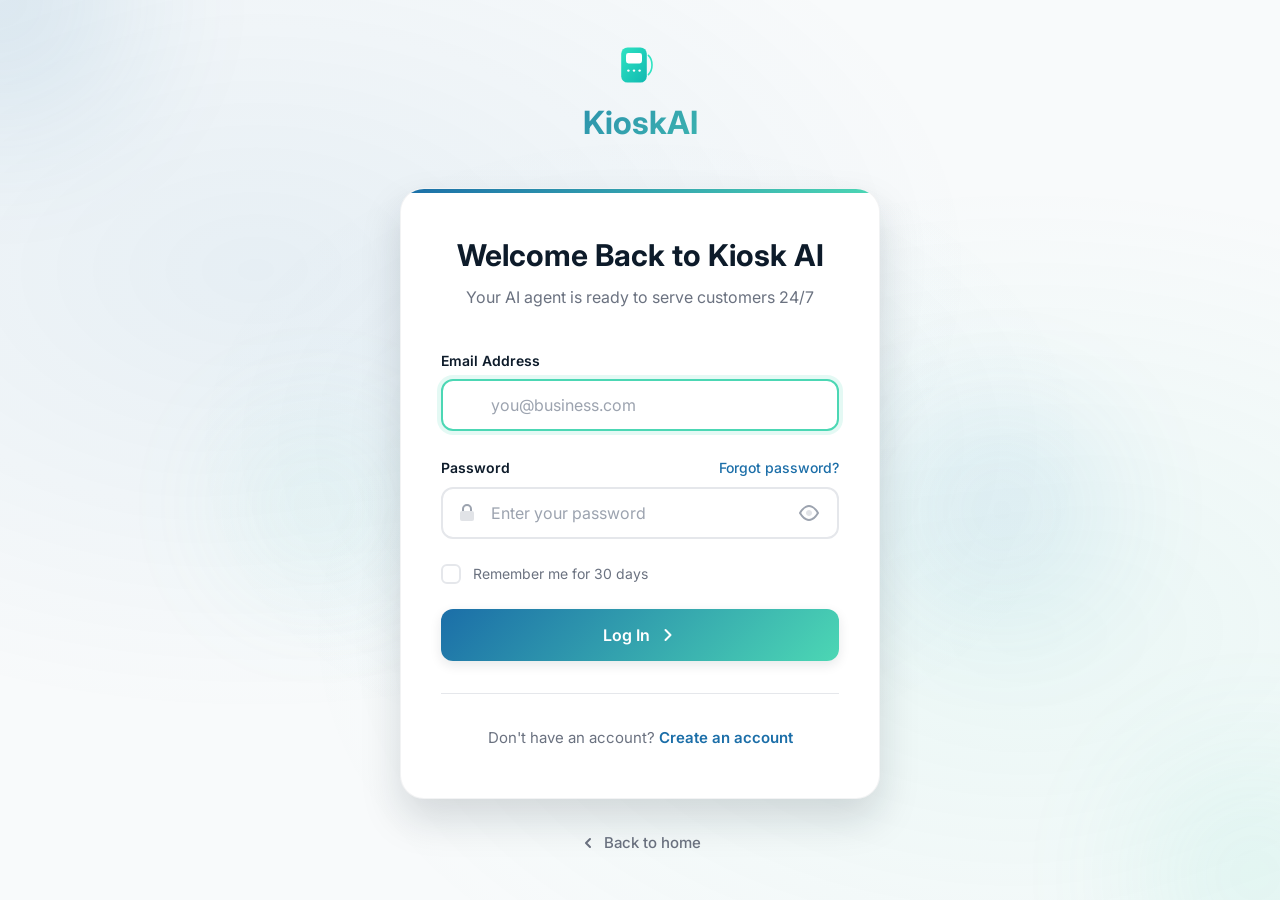
<file: frontend/index.html>
<!DOCTYPE html>
<html lang="en">

<head>
    <meta charset="UTF-8">
    <meta name="viewport" content="width=device-width, initial-scale=1.0">
    <meta name="description" content="KioskAI - AI-powered customer communication platform for medium-scale businesses">
    <meta name="keywords" content="AI, customer service, Telegram automation, business communication">
    <title>KioskAI - AI Customer Communication Platform</title>

    <!-- Google Fonts -->
    <link rel="preconnect" href="https://fonts.googleapis.com">
    <link rel="preconnect" href="https://fonts.gstatic.com" crossorigin>
    <link href="https://fonts.googleapis.com/css2?family=Inter:wght@300;400;500;600;700&display=swap" rel="stylesheet">

    <!-- Stylesheets -->
    <link rel="icon" type="image/svg+xml" href="kiosk-icon.svg">
    <link rel="stylesheet" href="css/index.css">
</head>

<body>
    <!-- MOBILE MENU TOGGLE (FOR RESPONSIVENESS) -->
    <button class="mobile-menu-toggle" id="mobile-menu-toggle" aria-label="Open menu">
        ☰
    </button>

    <!-- Main Dashboard -->
    <div id="dashboard">
        <!-- Sidebar Navigation -->
        <aside class="sidebar">
            <div class="sidebar-header">
                <img src="kiosk-icon.svg" alt="KioskAI Logo"
                    style="width: 32px; height: 32px; vertical-align: middle; margin-right: 8px;">
                <h2 style="display: inline; vertical-align: middle;">KioskAI</h2>
            </div>

            <nav class="sidebar-nav">
                <a href="#" class="nav-item active" data-page="overview">
                    <span class="nav-icon">📈</span>
                    <span>Overview</span>
                </a>
                <a href="#" class="nav-item" data-page="customers">
                    <span class="nav-icon">👤</span>
                    <span>Customers</span>
                </a>
                <a href="#" class="nav-item" data-page="messages">
                    <span class="nav-icon">🛰️</span>
                    <span>Messages</span>
                </a>
                <a href="#" class="nav-item" data-page="orders">
                    <span class="nav-icon">💠</span>
                    <span>Orders</span>
                </a>
                <a href="#" class="nav-item" data-page="details">
                    <span class="nav-icon">⚛️</span>
                    <span>Details</span>
                </a>
            </nav>

            <div class="sidebar-footer">
                <button id="logout-btn" class="btn-secondary">Logout</button>
            </div>
        </aside>

        <!-- Main Content -->
        <main class="main-content">


            <!-- Overview Page -->
            <div id="page-overview" class="page active">
                <header class="page-header">
                    <h1>Dashboard Overview</h1>
                    <p>Welcome back! Here's what's happening with your business.</p>
                </header>

                <div class="metrics-grid">
                    <div class="metric-card">
                        <div class="metric-icon">👥</div>
                        <div class="metric-content">
                            <h3 id="metric-customers">0</h3>
                            <p>Total Customers</p>
                        </div>
                    </div>

                    <div class="metric-card">
                        <div class="metric-icon">💬</div>
                        <div class="metric-content">
                            <h3 id="metric-conversations">0</h3>
                            <p>Active Conversations</p>
                        </div>
                    </div>

                    <div class="metric-card">
                        <div class="metric-icon">📦</div>
                        <div class="metric-content">
                            <h3 id="metric-orders">0</h3>
                            <p>Total Orders</p>
                        </div>
                    </div>

                    <div class="metric-card highlight">
                        <div class="metric-icon">💰</div>
                        <div class="metric-content">
                            <h3 id="metric-revenue">₦0</h3>
                            <p>Total Revenue</p>
                        </div>
                    </div>
                </div>

                <div class="insights-section">
                    <div class="insight-card">
                        <h3>Quick Insights</h3>
                        <div class="insight-item">
                            <span class="insight-label">Average Response Time</span>
                            <span class="insight-value" id="insight-response-time">45s</span>
                        </div>
                        <div class="insight-item">
                            <span class="insight-label">Leads This Week</span>
                            <span class="insight-value" id="insight-leads">0</span>
                        </div>
                        <div class="insight-item">
                            <span class="insight-label">Customers Needing Attention</span>
                            <span class="insight-value attention" id="insight-attention">0</span>
                        </div>
                    </div>
                </div>
            </div>

            <!-- Customers Page -->
            <div id="page-customers" class="page">
                <header class="page-header">
                    <h1>Customers</h1>
                    <button class="btn-primary" id="add-customer-btn">+ Add Customer</button>
                </header>

                <div class="table-container">
                    <table class="data-table">
                        <thead>
                            <tr>
                                <th>Name</th>
                                <th>Phone</th>
                                <th>Email</th>
                                <th>Orders</th>
                                <th>Total Spent</th>
                                <th>Last Contact</th>
                                <th>Actions</th>
                            </tr>
                        </thead>
                        <tbody id="customers-table-body">
                            <!-- Populated by JavaScript -->
                        </tbody>
                    </table>
                </div>
            </div>

            <!-- Messages Page -->
            <div id="page-messages" class="page">
                <header class="page-header">
                    <h1>Messages</h1>
                </header>

                <div class="messages-container">
                    <div class="conversations-list" id="conversations-list">
                        <!-- Populated by JavaScript -->
                    </div>

                    <div class="message-thread" id="message-thread">
                        <div class="empty-state">
                            <p>Select a conversation to view messages</p>
                        </div>
                    </div>
                </div>
            </div>

            <!-- Orders Page -->
            <div id="page-orders" class="page">
                <header class="page-header">
                    <h1>Orders</h1>
                    <button class="btn-primary" id="create-order-btn">+ Create Order</button>
                </header>

                <div class="table-container">
                    <table class="data-table">
                        <thead>
                            <tr>
                                <th>Order #</th>
                                <th>Customer</th>
                                <th>Amount</th>
                                <th>Status</th>
                                <th>Date</th>
                                <th>Actions</th>
                            </tr>
                        </thead>
                        <tbody id="orders-table-body">
                            <!-- Populated by JavaScript -->
                        </tbody>
                    </table>
                </div>
            </div>

            <!-- Details Page -->
            <div id="page-details" class="page">
                <header class="page-header" style="display: none;"> <!-- Hidden header in card view -->
                    <h1>Business Details</h1>
                </header>

                <!-- Profile View (Card) -->
                <div id="profile-view" class="settings-section profile-card">

                    <!-- Header: Avatar + Name + Edit -->
                    <div class="profile-header">
                        <div class="profile-avatar">
                            👤
                        </div>
                        <div class="profile-name" id="view-profile-name">User</div>
                        <button id="btn-edit-profile" class="profile-edit-btn">Edit</button>
                    </div>

                    <!-- Bank Section -->
                    <div class="profile-section-account">
                        <div class="account-row">
                            <span class="detail-label">Bank Name</span>
                            <span class="detail-value" id="view-bank-name">Not Set</span>
                        </div>
                        <div class="account-row" style="margin-top: 8px;">
                            <span class="detail-label">Account Number</span>
                            <span class="detail-value" id="view-account-number"
                                style="font-size: 1.2em; letter-spacing: 1px;"></span>
                        </div>
                    </div>

                    <!-- Personal Details List -->
                    <div class="profile-details-list">
                        <div class="detail-row">
                            <span class="detail-label">Business Name</span>
                            <span class="detail-value" id="view-business-name">Not Set</span>
                        </div>
                        <div class="detail-row">
                            <span class="detail-label">Mobile Number</span>
                            <span class="detail-value" id="view-phone-number">Not Set</span>
                        </div>
                        <div class="detail-row">
                            <span class="detail-label">Account Name</span>
                            <span class="detail-value" id="view-account-name">Not Set</span>
                        </div>
                        <div class="detail-row">
                            <span class="detail-label">Email</span>
                            <span class="detail-value" id="view-email">user@example.com</span>
                        </div>
                    </div>

                    <!-- Communication Channel Section -->
                    <div style="margin-top: 1rem; padding-top: 1rem; border-top: 1px solid #333;">
                        <div style="display: flex; justify-content: space-between; align-items: center;">
                            <span style="color: #888; font-size: 14px;">Telegram Bot</span>
                            <div id="telegram-connect-container">
                                <button id="btn-connect-telegram" class="btn-primary"
                                    style="padding: 0.4rem 1rem; font-size: 0.85rem;">
                                    Connect Bot
                                </button>
                                <span id="telegram-connected-badge" class="hidden"
                                    style="color: #4CAF50; font-weight: 500; font-size: 0.9rem;">
                                    ✓ Active
                                </span>
                            </div>
                        </div>
                    </div>
                </div>

                <!-- Edit Form (Hidden by default) -->
                <div id="profile-edit-form" class="settings-section hidden">
                    <div
                        style="display: flex; justify-content: space-between; align-items: center; margin-bottom: 2rem;">
                        <h3>Edit Profile</h3>
                        <button id="btn-cancel-edit" class="btn-secondary">Cancel</button>
                    </div>

                    <form id="business-profile-form" class="auth-form" style="margin-bottom: 2rem;">
                        <div class="form-group">
                            <label for="businessName">Business Name</label>
                            <input type="text" id="businessName"
                                placeholder="What should the AI call your business? (e.g., Kiosk Ventures)" required>
                        </div>
                        <div class="form-group">
                            <label for="businessPhone">Business Phone Number</label>
                            <input type="tel" id="businessPhone"
                                placeholder="Your business contact number (e.g., +234 801 234 5678)">
                        </div>

                        <div class="context-editor-container">
                            <div class="context-label">
                                📚 Business Knowledge Base (Context & Prices)
                            </div>
                            <textarea id="businessContext" placeholder="Tell the AI about your business so it can help customers:

Products & Prices:
- Product Name: Price (e.g., Sneakers: ₦25,000)
- Include sizes/variants if applicable

Policies:
- Return policy (e.g., 7-day returns)
- Delivery info (e.g., Free shipping above ₦50k)
- Payment methods accepted

Example:
- Men's Sneakers: ₦25,000 (Sizes 40-45 available)
- Women's Bags: ₦15,000 - ₦30,000
- Returns: Accepted within 7 days with receipt
- Delivery: Lagos same-day, Other states 2-3 days
- Payment: Cash, Transfer, Card accepted"></textarea>

                            <div class="context-tips">
                                <strong>💡 Pro Tip:</strong> The AI uses this to answer customer questions. Be specific
                                about prices! <br>
                                Use <code>- Item: Price</code> format for best results.
                            </div>
                        </div>

                        <button type="submit" class="btn-primary" style="margin-top: 1rem;">Save Profile</button>
                    </form>

                    <h3>Bank Account Details</h3>
                    <form id="bank-details-form" class="auth-form">
                        <div class="form-group">
                            <label for="bankName">Bank Name</label>
                            <input type="text" id="bankName" placeholder="e.g. GTBank" required>
                        </div>
                        <div class="form-group">
                            <label for="accountNumber">Account Number</label>
                            <input type="text" id="accountNumber" placeholder="e.g. 0123456789" required>
                        </div>
                        <div class="form-group">
                            <label for="accountName">Account Name</label>
                            <input type="text" id="accountName" placeholder="e.g. Kiosk Ventures" required>
                        </div>
                        <button type="submit" class="btn-primary" style="margin-top: 1rem;">Save Bank Details</button>
                    </form>
                </div>
            </div>
        </main>
    </div>

    <!-- Add Customer Modal -->
    <!-- Add Customer Modal -->
    <div id="add-customer-modal" class="modal">
        <div class="modal-content">
            <div class="modal-header">
                <h2>Add New Customer</h2>
                <button class="close-modal">&times;</button>
            </div>
            <form id="add-customer-form">
                <div class="modal-body">
                    <div class="auth-form">
                        <div class="form-group">
                            <label for="customerName">Full Name</label>
                            <input type="text" id="customerName" required>
                        </div>
                        <div class="form-group">
                            <label for="customerPhone">Phone Number</label>
                            <input type="tel" id="customerPhone" placeholder="+234..." required>
                        </div>
                        <div class="form-group">
                            <label for="customerEmail">Email (Optional)</label>
                            <input type="email" id="customerEmail">
                        </div>
                    </div>
                </div>
                <div class="modal-footer">
                    <button type="button" class="btn-secondary close-modal-btn">Cancel</button>
                    <button type="submit" class="btn-primary">Add Customer</button>
                </div>
            </form>
        </div>
    </div>

    <!-- Create Order Modal -->
    <div id="create-order-modal" class="modal">
        <div class="modal-content">
            <div class="modal-header">
                <h2>Record New Order</h2>
                <button class="close-modal">&times;</button>
            </div>
            <form id="create-order-form">
                <div class="modal-body">
                    <p style="margin-bottom: 1rem; color: var(--color-text-secondary); font-size: 0.9em;">
                        Record an order manually or from a chat conversation.
                    </p>
                    <div class="auth-form">
                        <div class="form-group">
                            <label for="orderCustomerName">Customer Name</label>
                            <input type="text" id="orderCustomerName" placeholder="Search or type name" required>
                        </div>
                        <div class="form-group">
                            <label for="orderAmount">Amount (₦)</label>
                            <input type="number" id="orderAmount" required>
                        </div>
                        <div class="form-group">
                            <label for="orderStatus">Status</label>
                            <select id="orderStatus"
                                style="padding: 0.75rem; border-radius: var(--radius-md); border: 2px solid var(--color-bg-panel);">
                                <option value="pending">Pending</option>
                                <option value="paid">Paid</option>
                                <option value="completed">Completed</option>
                                <option value="cancelled">Cancelled</option>
                            </select>
                        </div>
                        <div class="form-group">
                            <label for="orderNotes">Notes / Items</label>
                            <textarea id="orderNotes" rows="3" placeholder="e.g. 1x Sneakers, Size 42"
                                style="padding: 0.75rem; border-radius: var(--radius-md); border: 2px solid var(--color-bg-panel);"></textarea>
                        </div>
                    </div>
                </div>
                <div class="modal-footer">
                    <button type="button" class="btn-secondary close-modal-btn">Cancel</button>
                    <button type="submit" class="btn-primary">Record Order</button>
                </div>
            </form>
        </div>
    </div>

    <!-- Notification Toast -->
    <div id="notification" class="notification"></div>

    <!-- Sidebar Overlay -->
    <div id="sidebar-overlay" class="sidebar-overlay"></div>

    <!-- Scripts -->
    <script src="js/app.js"></script>

    <!-- Telegram Bot Connect Modal -->
    <div id="telegram-modal" class="modal">
        <div class="modal-content" style="max-width: 600px;">
            <div class="modal-header">
                <h2>Connect Your Telegram Bot</h2>
                <button class="close-modalTelegram close-modal">&times;</button>
            </div>
            <div class="modal-body">
                <div class="guide-steps"
                    style="margin-bottom: 2rem; background: #f8f9fa; padding: 1.5rem; border-radius: 8px;">
                    <h3 style="font-size: 1rem; margin-bottom: 1rem; color: #333;">How to create your bot:</h3>
                    <ol style="padding-left: 1.2rem; color: #555; line-height: 1.6;">
                        <li style="margin-bottom: 0.5rem;">Open Telegram and search for <strong>@BotFather</strong>.
                        </li>
                        <li style="margin-bottom: 0.5rem;">Send <code
                                style="background: #eee; padding: 2px 4px; border-radius: 4px;">/newbot</code>.</li>
                        <li style="margin-bottom: 0.5rem;">Follow the prompts to name your bot.</li>
                        <li style="margin-bottom: 0.5rem;">Copy the <strong>Bot Token</strong> provided.</li>
                        <li style="margin-bottom: 0.5rem;">Note your bot's <strong>@username</strong>.</li>
                    </ol>

                    <div
                        style="margin-top: 1.5rem; padding-top: 1rem; border-top: 1px solid #e5e7eb; text-align: left;">
                        <span style="font-size: 0.9em; color: #666;">Confused? </span>
                        <a href="https://core.telegram.org/bots#6-botfather" target="_blank"
                            style="color: #2563eb; text-decoration: none; font-weight: 600; display: inline-flex; align-items: center; gap: 0.4rem; margin-left: 0.5rem;">
                            📖 Telegram Bot Guide
                        </a>
                    </div>
                </div>

                <form id="telegram-connect-form">
                    <div class="form-group">
                        <label for="telegramBotToken">Bot Token</label>
                        <input type="text" id="telegramBotToken" placeholder="1234567890:AAH..." required>
                    </div>
                    <div class="form-group">
                        <label for="telegramBotUsername">Bot Username</label>
                        <input type="text" id="telegramBotUsername" placeholder="@my_business_bot" required>
                    </div>

                    <!-- Connection Status and Troubleshooting -->
                    <div id="telegram-status-check" class="hidden"
                        style="margin-top: 1rem; padding: 1rem; background: #eef2ff; border-radius: 8px; border: 1px solid #c7d2fe;">
                        <h4 style="font-size: 0.9rem; margin-bottom: 0.5rem; color: #3730a3;">System Health Check:</h4>
                        <p style="font-size: 0.85rem; color: #4338ca; line-height: 1.4; margin-bottom: 0.8rem;">
                            If your bot is not replying, click below to verify your webhook configuration:
                        </p>
                        <a id="link-diagnostic" href="#" target="_blank"
                            style="font-size: 0.85rem; color: #1e40af; font-weight: 600; text-decoration: underline;">
                            Verify Webhook Connection →
                        </a>
                        <p style="font-size: 0.75rem; color: #6b7280; margin-top: 0.5rem;">
                            * If the link above shows an error, your WEBHOOK_BASE_URL is not set correctly in your
                            environment variables.
                        </p>
                    </div>

                    <div class="modal-footer" style="justify-content: space-between; margin-top: 1.5rem;">
                        <button type="button" id="btn-disconnect-telegram" class="btn-secondary"
                            style="color: #ef4444; border-color: #ef4444;">Disconnect</button>
                        <div style="display: flex; gap: 10px;">
                            <button type="button" class="btn-secondary close-modalTelegram-btn">Cancel</button>
                            <button type="submit" class="btn-primary">Connect Bot</button>
                        </div>
                    </div>
                </form>
            </div>
        </div>
    </div>
    <!-- View Order Modal -->
    <div id="view-order-modal" class="modal">
        <div class="modal-content" style="max-width: 600px;">
            <div class="modal-header">
                <h2>Order Details</h2>
                <button class="close-modal">&times;</button>
            </div>
            <div id="order-details-content" class="modal-body">
                <!-- Content loaded via JS -->
            </div>
            <div class="modal-footer">
                <button type="button" class="btn-secondary close-modal">Close</button>
            </div>
        </div>
    </div>

    <!-- View Customer Modal -->
    <div id="view-customer-modal" class="modal">
        <div class="modal-content" style="max-width: 700px;">
            <div class="modal-header">
                <h2>Customer Profile</h2>
                <button class="close-modal">&times;</button>
            </div>
            <div id="customer-details-content" class="modal-body">
                <!-- Content loaded via JS -->
            </div>
            <div class="modal-footer">
                <button type="button" class="btn-secondary close-modal">Close</button>
            </div>
        </div>
    </div>
</body>

</html>
</file>
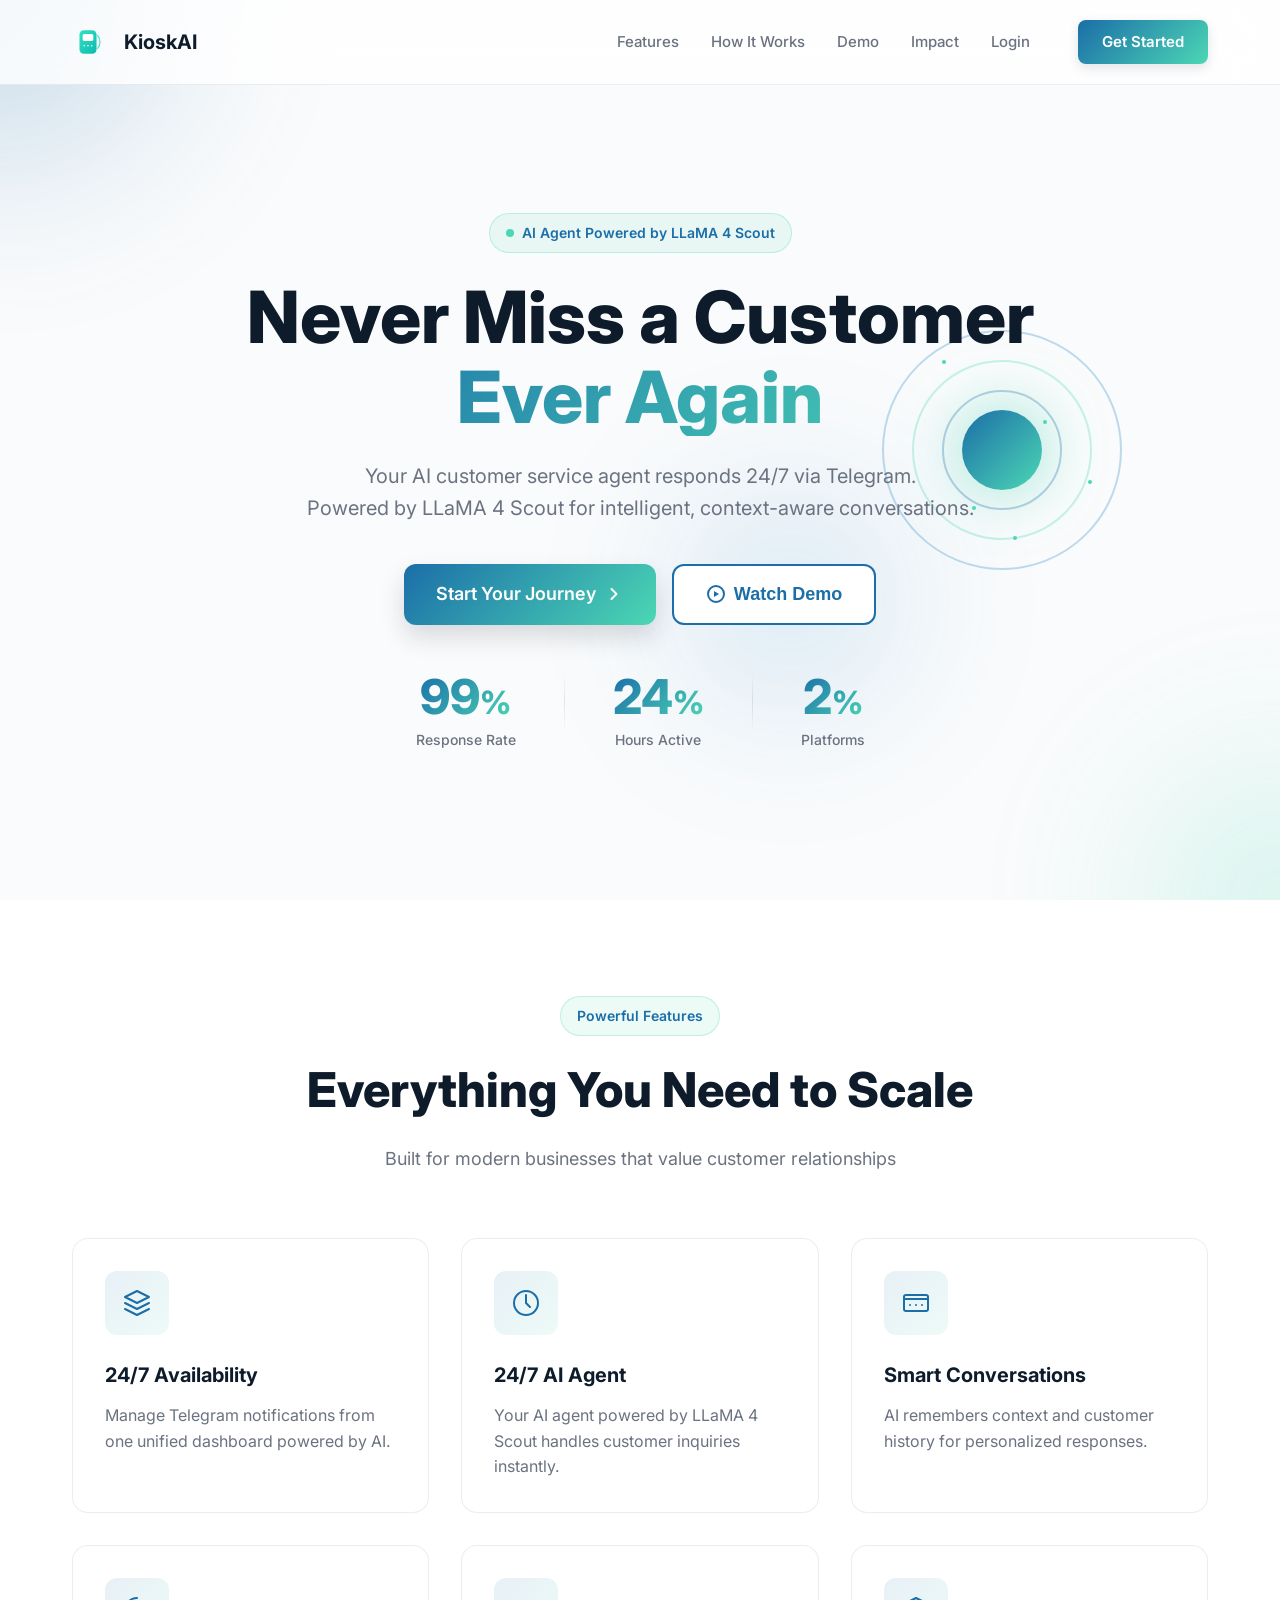
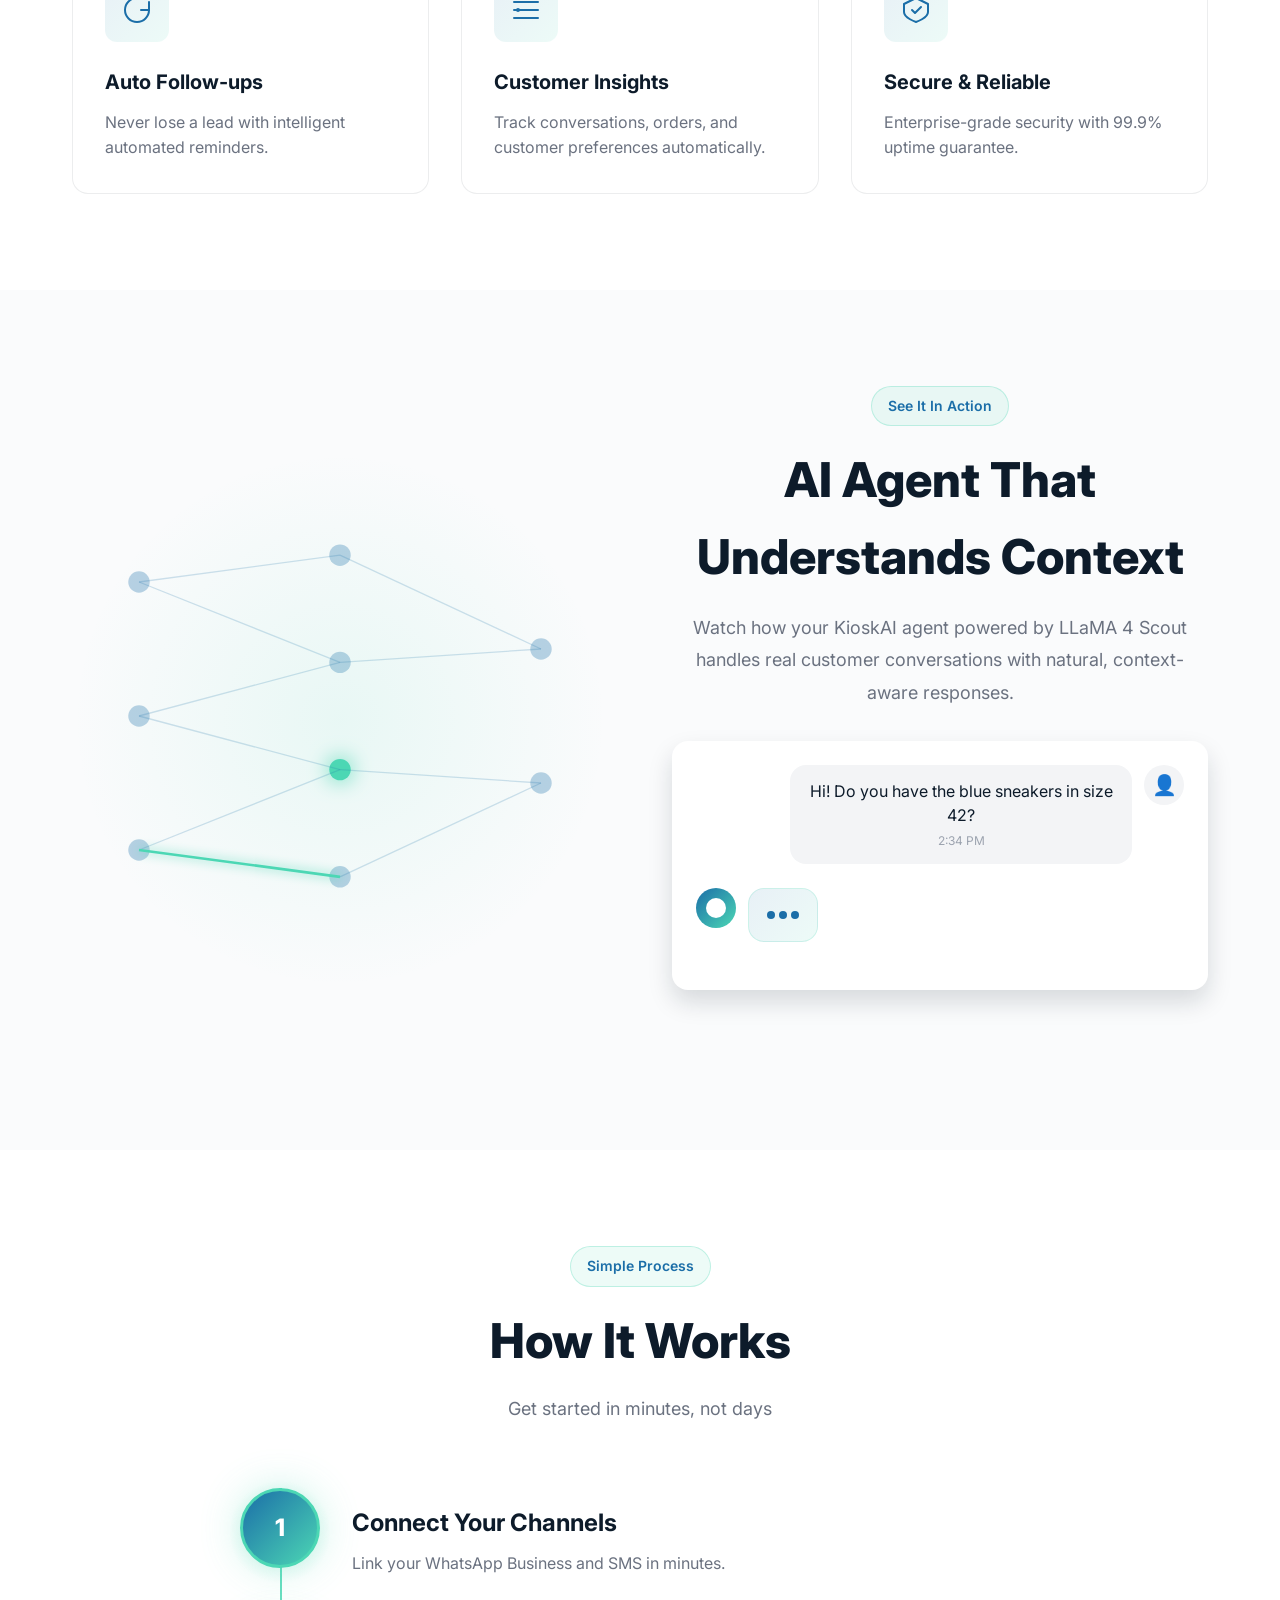
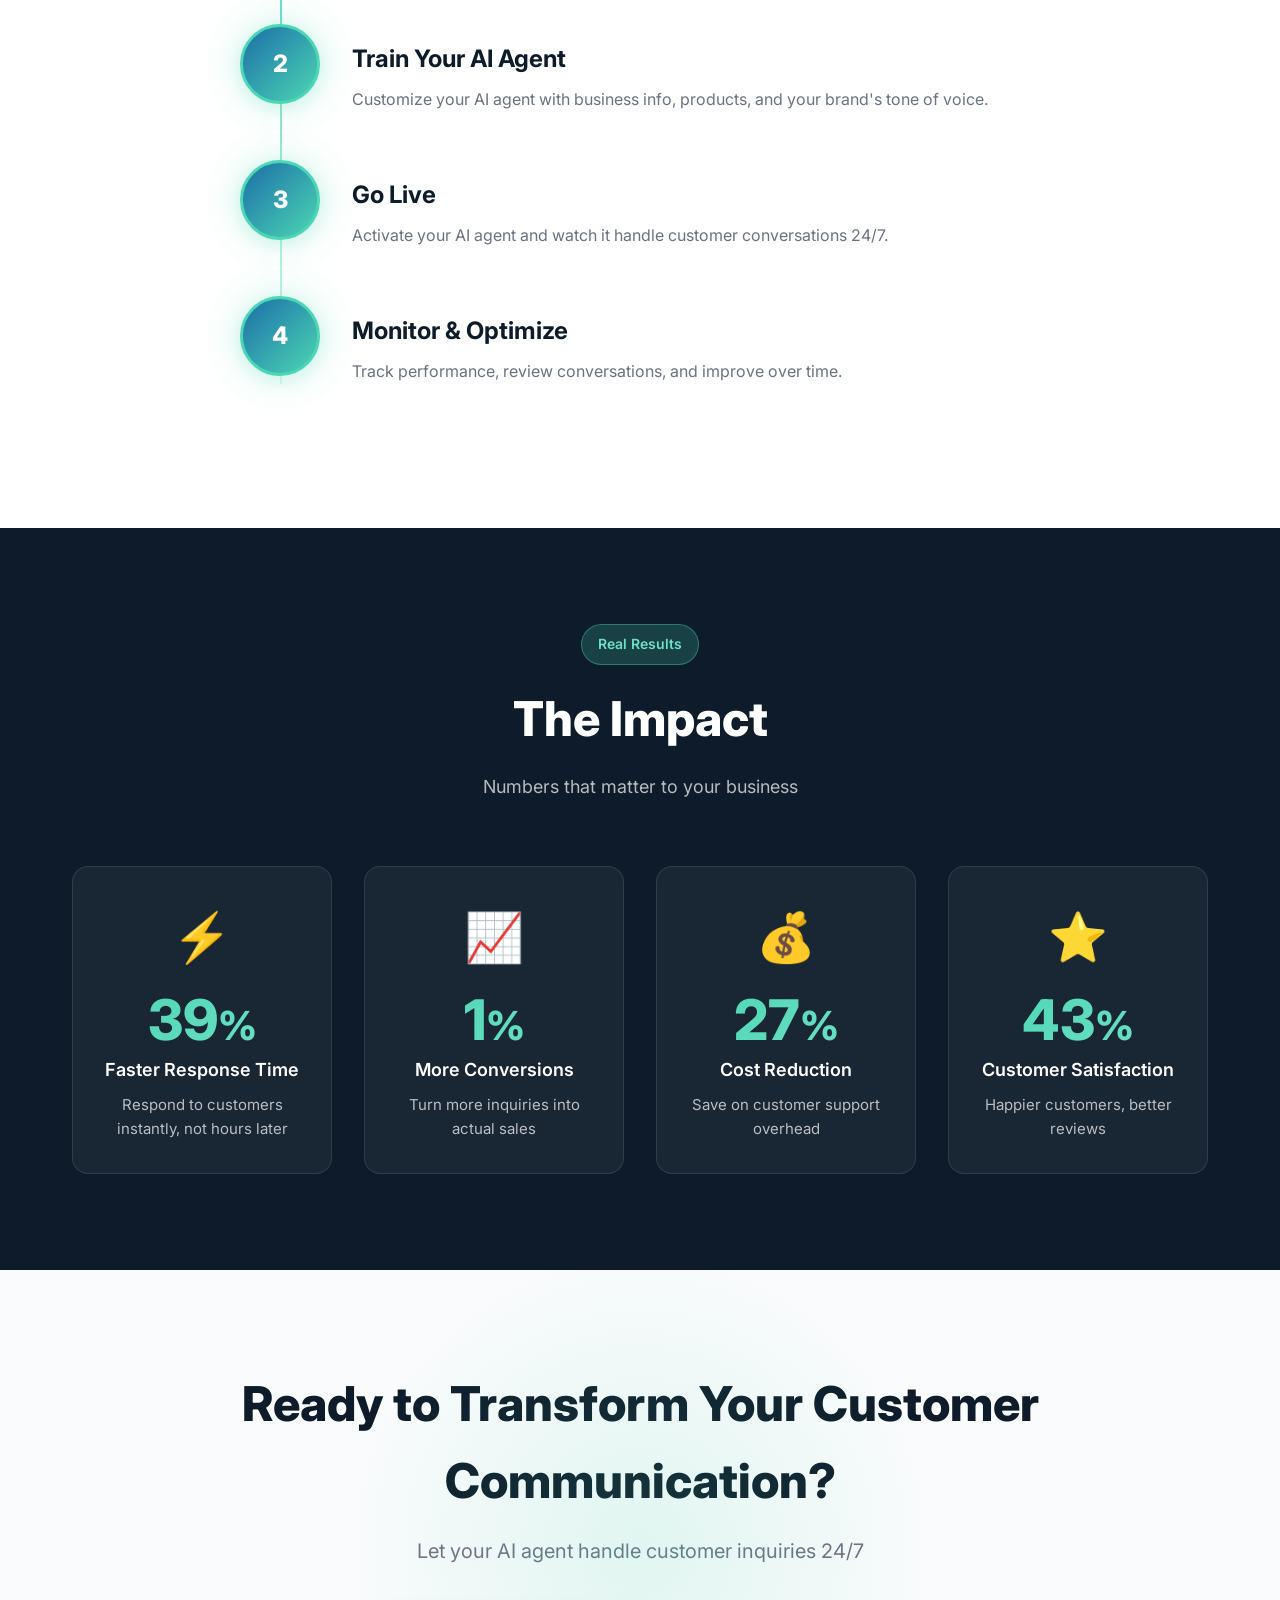
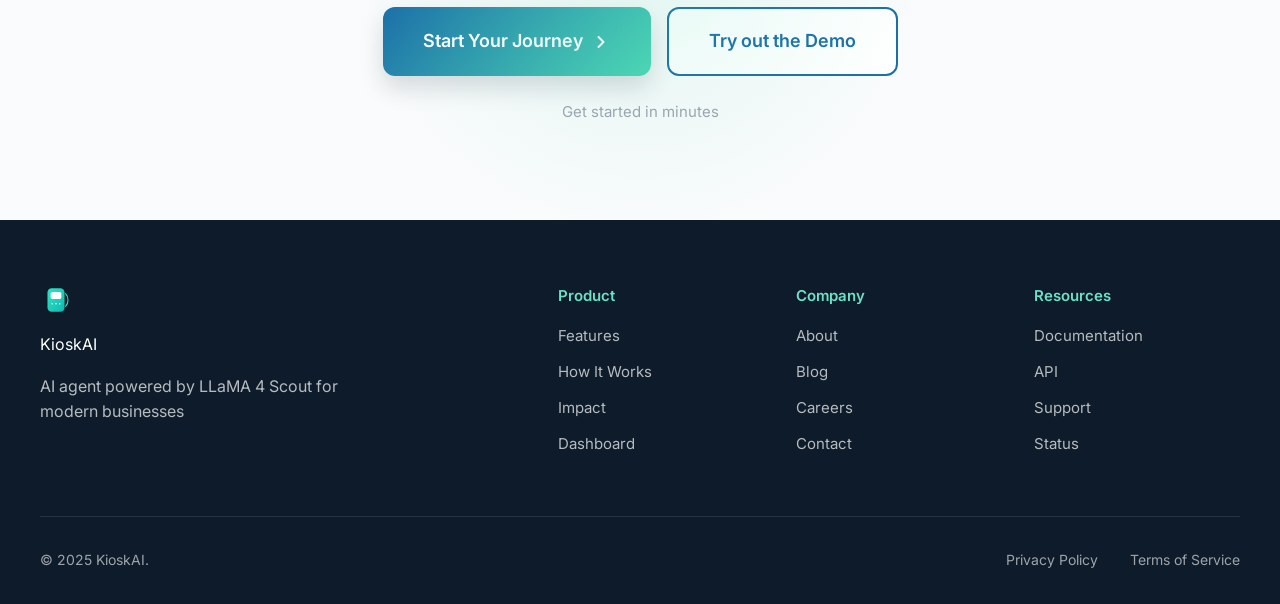
<file: frontend/landing.html>
<!DOCTYPE html>
<html lang="en">

<head>
    <meta charset="UTF-8">
    <meta name="viewport" content="width=device-width, initial-scale=1.0">
    <title>KioskAI - AI-Powered Customer Communication</title>
    <link rel="stylesheet" href="css/landing.css">
    <link rel="preconnect" href="https://fonts.googleapis.com">
    <link rel="preconnect" href="https://fonts.gstatic.com" crossorigin>
    <link href="https://fonts.googleapis.com/css2?family=Inter:wght@300;400;500;600;700;800&display=swap"
        rel="stylesheet">
    <link rel="icon" type="image/svg+xml" href="kiosk-icon.svg">
    <script>
        // Check if user is already logged in and redirect to dashboard
        try {
            const token = localStorage.getItem('authToken');
            if (token && token.split('.').length === 3) {
                console.log('Valid token found, redirecting to dashboard...');
                window.location.href = 'index.html';
            }
        } catch (e) {
            console.error('Redirection check failed:', e);
        }
    </script>
</head>

<body>
    <!-- Navigation -->
    <nav class="nav">
        <div class="nav-container">
            <div class="nav-brand">
                <img src="kiosk-icon.svg" alt="KioskAI Logo" style="width: 32px; height: 32px; margin-right: 0.5rem;">
                <span class="brand-text">KioskAI</span>
            </div>
            <div class="nav-links">
                <a href="#features" class="nav-link">Features</a>
                <a href="#how-it-works" class="nav-link">How It Works</a>
                <a href="#demo" class="nav-link">Demo</a>
                <a href="#impact" class="nav-link">Impact</a>
                <a href="login.html" class="nav-link" style="margin-right: 1rem;">Login</a>
                <a href="signup.html" class="nav-cta">Get Started</a>
            </div>
        </div>
    </nav>

    <!-- Hero Section -->
    <section class="hero">
        <div class="hero-background">
            <div class="gradient-orb orb-1"></div>
            <div class="gradient-orb orb-2"></div>
            <div class="gradient-orb orb-3"></div>
        </div>

        <div class="hero-content">
            <div class="hero-badge">
                <span class="badge-dot"></span>
                <span>AI Agent Powered by LLaMA 4 Scout</span>
            </div>

            <h1 class="hero-title">
                Never Miss a Customer
                <span class="gradient-text">Ever Again</span>
            </h1>

            <p class="hero-subtitle">
                Your AI customer service agent responds 24/7 via Telegram.
                <br>Powered by LLaMA 4 Scout for intelligent, context-aware conversations.
            </p>

            <div class="hero-cta">
                <a href="signup.html" class="btn-primary-large">
                    <span>Start Your Journey</span>
                    <svg width="20" height="20" viewBox="0 0 20 20" fill="none">
                        <path d="M7.5 15L12.5 10L7.5 5" stroke="currentColor" stroke-width="2" stroke-linecap="round"
                            stroke-linejoin="round" />
                    </svg>
                </a>
                <button class="btn-secondary-large" onclick="scrollToDemo()">
                    <svg width="20" height="20" viewBox="0 0 20 20" fill="none">
                        <circle cx="10" cy="10" r="8" stroke="currentColor" stroke-width="2" />
                        <path d="M8 7L13 10L8 13V7Z" fill="currentColor" />
                    </svg>
                    <span>Watch Demo</span>
                </button>
            </div>

            <div class="hero-stats">
                <div class="stat-item">
                    <div class="stat-number" data-target="99">0</div>
                    <div class="stat-label">Response Rate</div>
                </div>
                <div class="stat-divider"></div>
                <div class="stat-item">
                    <div class="stat-number" data-target="24">0</div>
                    <div class="stat-label">Hours Active</div>
                </div>
                <div class="stat-divider"></div>
                <div class="stat-item">
                    <div class="stat-number" data-target="2">0</div>
                    <div class="stat-label">Platforms</div>
                </div>
            </div>
        </div>

        <!-- Floating AI Orb -->
        <div class="ai-orb-container">
            <div class="ai-orb">
                <div class="orb-core"></div>
                <div class="orb-ring ring-1"></div>
                <div class="orb-ring ring-2"></div>
                <div class="orb-ring ring-3"></div>
                <div class="orb-particles">
                    <div class="particle"></div>
                    <div class="particle"></div>
                    <div class="particle"></div>
                    <div class="particle"></div>
                    <div class="particle"></div>
                </div>
            </div>
        </div>
    </section>

    <!-- Features Section -->
    <section class="features" id="features">
        <div class="section-container">
            <div class="section-header">
                <span class="section-badge">Powerful Features</span>
                <h2 class="section-title">Everything You Need to Scale</h2>
                <p class="section-subtitle">Built for modern businesses that value customer relationships</p>
            </div>

            <div class="features-grid">
                <!-- Feature 1 -->
                <div class="feature-card">
                    <div class="feature-icon">
                        <svg width="32" height="32" viewBox="0 0 32 32" fill="none">
                            <path d="M16 4L4 10L16 16L28 10L16 4Z" stroke="currentColor" stroke-width="2"
                                stroke-linecap="round" stroke-linejoin="round" />
                            <path d="M4 22L16 28L28 22" stroke="currentColor" stroke-width="2" stroke-linecap="round"
                                stroke-linejoin="round" />
                            <path d="M4 16L16 22L28 16" stroke="currentColor" stroke-width="2" stroke-linecap="round"
                                stroke-linejoin="round" />
                        </svg>
                    </div>
                    <h3 class="feature-title">24/7 Availability</h3>
                    <p class="feature-description">Manage Telegram notifications from one unified
                        dashboard powered by AI.</p>
                    <div class="feature-glow"></div>
                </div>

                <!-- Feature 2 -->
                <div class="feature-card">
                    <div class="feature-icon">
                        <svg width="32" height="32" viewBox="0 0 32 32" fill="none">
                            <circle cx="16" cy="16" r="12" stroke="currentColor" stroke-width="2" />
                            <path d="M16 8V16L20 20" stroke="currentColor" stroke-width="2" stroke-linecap="round" />
                        </svg>
                    </div>
                    <h3 class="feature-title">24/7 AI Agent</h3>
                    <p class="feature-description">Your AI agent powered by LLaMA 4 Scout handles customer
                        inquiries instantly.</p>
                    <div class="feature-glow"></div>
                </div>

                <!-- Feature 3 -->
                <div class="feature-card">
                    <div class="feature-icon">
                        <svg width="32" height="32" viewBox="0 0 32 32" fill="none">
                            <rect x="4" y="8" width="24" height="16" rx="2" stroke="currentColor" stroke-width="2" />
                            <path d="M4 12H28" stroke="currentColor" stroke-width="2" />
                            <circle cx="10" cy="18" r="1" fill="currentColor" />
                            <circle cx="16" cy="18" r="1" fill="currentColor" />
                            <circle cx="22" cy="18" r="1" fill="currentColor" />
                        </svg>
                    </div>
                    <h3 class="feature-title">Smart Conversations</h3>
                    <p class="feature-description">AI remembers context and customer history for personalized responses.
                    </p>
                    <div class="feature-glow"></div>
                </div>

                <!-- Feature 4 -->
                <div class="feature-card">
                    <div class="feature-icon">
                        <svg width="32" height="32" viewBox="0 0 32 32" fill="none">
                            <path d="M16 4C9.4 4 4 9.4 4 16C4 22.6 9.4 28 16 28C22.6 28 28 22.6 28 16"
                                stroke="currentColor" stroke-width="2" stroke-linecap="round" />
                            <path d="M28 8V16H20" stroke="currentColor" stroke-width="2" stroke-linecap="round"
                                stroke-linejoin="round" />
                        </svg>
                    </div>
                    <h3 class="feature-title">Auto Follow-ups</h3>
                    <p class="feature-description">Never lose a lead with intelligent automated reminders.</p>
                    <div class="feature-glow"></div>
                </div>

                <!-- Feature 5 -->
                <div class="feature-card">
                    <div class="feature-icon">
                        <svg width="32" height="32" viewBox="0 0 32 32" fill="none">
                            <path d="M4 16H28" stroke="currentColor" stroke-width="2" stroke-linecap="round" />
                            <path d="M4 8H28" stroke="currentColor" stroke-width="2" stroke-linecap="round" />
                            <path d="M4 24H28" stroke="currentColor" stroke-width="2" stroke-linecap="round" />
                            <circle cx="8" cy="16" r="2" fill="currentColor" />
                        </svg>
                    </div>
                    <h3 class="feature-title">Customer Insights</h3>
                    <p class="feature-description">Track conversations, orders, and customer preferences automatically.
                    </p>
                    <div class="feature-glow"></div>
                </div>

                <!-- Feature 6 -->
                <div class="feature-card">
                    <div class="feature-icon">
                        <svg width="32" height="32" viewBox="0 0 32 32" fill="none">
                            <path d="M16 4L4 10V18C4 24 16 28 16 28C16 28 28 24 28 18V10L16 4Z" stroke="currentColor"
                                stroke-width="2" stroke-linecap="round" stroke-linejoin="round" />
                            <path d="M12 16L15 19L21 13" stroke="currentColor" stroke-width="2" stroke-linecap="round"
                                stroke-linejoin="round" />
                        </svg>
                    </div>
                    <h3 class="feature-title">Secure & Reliable</h3>
                    <p class="feature-description">Enterprise-grade security with 99.9% uptime guarantee.</p>
                    <div class="feature-glow"></div>
                </div>
            </div>
        </div>
    </section>

    <!-- Interactive AI Demo Section -->
    <section class="demo-section" id="demo">
        <div class="section-container">
            <div class="demo-grid">
                <div class="demo-visual">
                    <div class="neural-network">
                        <svg class="network-svg" viewBox="0 0 400 400">
                            <!-- Nodes -->
                            <circle class="node node-input" cx="50" cy="100" r="8" />
                            <circle class="node node-input" cx="50" cy="200" r="8" />
                            <circle class="node node-input" cx="50" cy="300" r="8" />

                            <circle class="node node-hidden" cx="200" cy="80" r="8" />
                            <circle class="node node-hidden" cx="200" cy="160" r="8" />
                            <circle class="node node-hidden" cx="200" cy="240" r="8" />
                            <circle class="node node-hidden" cx="200" cy="320" r="8" />

                            <circle class="node node-output" cx="350" cy="150" r="8" />
                            <circle class="node node-output" cx="350" cy="250" r="8" />

                            <!-- Connections -->
                            <line class="connection" x1="50" y1="100" x2="200" y2="80" />
                            <line class="connection" x1="50" y1="100" x2="200" y2="160" />
                            <line class="connection" x1="50" y1="200" x2="200" y2="160" />
                            <line class="connection" x1="50" y1="200" x2="200" y2="240" />
                            <line class="connection" x1="50" y1="300" x2="200" y2="240" />
                            <line class="connection" x1="50" y1="300" x2="200" y2="320" />

                            <line class="connection" x1="200" y1="80" x2="350" y2="150" />
                            <line class="connection" x1="200" y1="160" x2="350" y2="150" />
                            <line class="connection" x1="200" y1="240" x2="350" y2="250" />
                            <line class="connection" x1="200" y1="320" x2="350" y2="250" />
                        </svg>
                        <div class="network-pulse"></div>
                    </div>
                </div>

                <div class="section-header">
                    <span class="section-badge">See It In Action</span>
                    <h2 class="section-title">AI Agent That Understands Context</h2>
                    <p class="demo-description">
                        Watch how your KioskAI agent powered by LLaMA 4 Scout handles real customer conversations
                        with natural,
                        context-aware responses.
                    </p>

                    <div class="chat-demo">
                        <div class="chat-message customer">
                            <div class="message-avatar">👤</div>
                            <div class="message-bubble">
                                <p>Hi! Do you have the blue sneakers in size 42?</p>
                                <span class="message-time">2:34 PM</span>
                            </div>
                        </div>

                        <div class="chat-message ai typing">
                            <div class="message-avatar ai-avatar">
                                <div class="ai-icon"></div>
                            </div>
                            <div class="message-bubble">
                                <div class="typing-indicator">
                                    <span></span>
                                    <span></span>
                                    <span></span>
                                </div>
                            </div>
                        </div>

                        <div class="chat-message ai hidden">
                            <div class="message-avatar ai-avatar">
                                <div class="ai-icon"></div>
                            </div>
                            <div class="message-bubble">
                                <p>Yes! We have the Nike Air Max in blue, size 42 in stock. It's ₦45,000. Would you like
                                    me to reserve it for you?</p>
                                <span class="message-time">2:34 PM</span>
                            </div>
                        </div>

                        <div class="chat-message customer hidden">
                            <div class="message-avatar">👤</div>
                            <div class="message-bubble">
                                <p>Perfect! Yes please reserve it. Can I pay now?</p>
                                <span class="message-time">2:35 PM</span>
                            </div>
                        </div>

                        <div class="chat-message ai hidden">
                            <div class="message-avatar ai-avatar">
                                <div class="ai-icon"></div>
                            </div>
                            <div class="message-bubble">
                                <p>Great! order confirmed. Please transfer ₦45,000 to:</p>
                                <div class="payment-card">
                                    <div class="payment-icon">🏦</div>
                                    <div class="payment-details">
                                        <div class="payment-amount">₦45,000</div>
                                        <div class="payment-item">GTBank - 0123456789</div>
                                        <div class="payment-item" style="font-size: 0.8em; opacity: 0.8;">Kiosk Ventures
                                        </div>
                                    </div>
                                </div>
                                <p style="margin-top: 0.5rem; font-size: 0.9em;">Please send the payment receipt here
                                    when done so I can process your delivery!</p>
                                <span class="message-time">2:35 PM</span>
                            </div>
                        </div>
                    </div>
                </div>
            </div>
        </div>
    </section>

    <!-- How It Works Timeline -->
    <section class="timeline-section" id="how-it-works">
        <div class="section-container">
            <div class="section-header">
                <span class="section-badge">Simple Process</span>
                <h2 class="section-title">How It Works</h2>
                <p class="section-subtitle">Get started in minutes, not days</p>
            </div>

            <div class="timeline">
                <div class="timeline-item" data-step="1">
                    <div class="timeline-marker">
                        <div class="marker-number">1</div>
                        <div class="marker-glow"></div>
                    </div>
                    <div class="timeline-content">
                        <h3>Connect Your Channels</h3>
                        <p>Link your WhatsApp Business and SMS in minutes.</p>
                    </div>
                </div>

                <div class="timeline-item" data-step="2">
                    <div class="timeline-marker">
                        <div class="marker-number">2</div>
                        <div class="marker-glow"></div>
                    </div>
                    <div class="timeline-content">
                        <h3>Train Your AI Agent</h3>
                        <p>Customize your AI agent with business info, products, and your brand's tone of voice.</p>
                    </div>
                </div>

                <div class="timeline-item" data-step="3">
                    <div class="timeline-marker">
                        <div class="marker-number">3</div>
                        <div class="marker-glow"></div>
                    </div>
                    <div class="timeline-content">
                        <h3>Go Live</h3>
                        <p>Activate your AI agent and watch it handle customer conversations 24/7.</p>
                    </div>
                </div>

                <div class="timeline-item" data-step="4">
                    <div class="timeline-marker">
                        <div class="marker-number">4</div>
                        <div class="marker-glow"></div>
                    </div>
                    <div class="timeline-content">
                        <h3>Monitor & Optimize</h3>
                        <p>Track performance, review conversations, and improve over time.</p>
                    </div>
                </div>
            </div>
        </div>
    </section>

    <!-- Impact Section -->
    <section class="impact-section" id="impact">
        <div class="section-container">
            <div class="section-header">
                <span class="section-badge">Real Results</span>
                <h2 class="section-title">The Impact</h2>
                <p class="section-subtitle">Numbers that matter to your business</p>
            </div>

            <div class="impact-grid">
                <div class="impact-card">
                    <div class="impact-icon">⚡</div>
                    <div class="impact-number" data-count="85">0</div>
                    <div class="impact-label">Faster Response Time</div>
                    <div class="impact-description">Respond to customers instantly, not hours later</div>
                </div>

                <div class="impact-card">
                    <div class="impact-icon">📈</div>
                    <div class="impact-number" data-count="3">0</div>
                    <div class="impact-label">More Conversions</div>
                    <div class="impact-description">Turn more inquiries into actual sales</div>
                </div>

                <div class="impact-card">
                    <div class="impact-icon">💰</div>
                    <div class="impact-number" data-count="60">0</div>
                    <div class="impact-label">Cost Reduction</div>
                    <div class="impact-description">Save on customer support overhead</div>
                </div>

                <div class="impact-card">
                    <div class="impact-icon">⭐</div>
                    <div class="impact-number" data-count="95">0</div>
                    <div class="impact-label">Customer Satisfaction</div>
                    <div class="impact-description">Happier customers, better reviews</div>
                </div>
            </div>
        </div>
    </section>

    <!-- CTA Section -->
    <section class="cta-section">
        <div class="cta-container">
            <div class="cta-glow"></div>
            <h2 class="cta-title">Ready to Transform Your Customer Communication?</h2>
            <p class="cta-subtitle">Let your AI agent handle customer inquiries 24/7</p>
            <div class="cta-buttons">
                <a href="signup.html" class="btn-cta-primary">
                    <span>Start Your Journey</span>
                    <svg width="20" height="20" viewBox="0 0 20 20" fill="none">
                        <path d="M7.5 15L12.5 10L7.5 5" stroke="currentColor" stroke-width="2" stroke-linecap="round"
                            stroke-linejoin="round" />
                    </svg>
                </a>
                <a href="#demo" class="btn-cta-secondary">Try out the Demo</a>
            </div>
            <p class="cta-note">Get started in minutes</p>
        </div>
    </section>

    <!-- Footer -->
    <footer class="footer">
        <div class="footer-container">
            <div class="footer-brand">
                <img src="kiosk-icon.svg" alt="KioskAI Logo"
                    style="width: 32px; height: 32px; margin-right: 0.5rem; vertical-align: middle;">
                <span class="brand-text">KioskAI</span>
                <p class="footer-tagline">AI agent powered by LLaMA 4 Scout for modern businesses</p>
            </div>

            <div class="footer-links">
                <div class="footer-column">
                    <h4>Product</h4>
                    <a href="#features">Features</a>
                    <a href="#how-it-works">How It Works</a>
                    <a href="#impact">Impact</a>
                    <a href="index.html">Dashboard</a>
                </div>

                <div class="footer-column">
                    <h4>Company</h4>
                    <a href="#">About</a>
                    <a href="#">Blog</a>
                    <a href="#">Careers</a>
                    <a href="#">Contact</a>
                </div>

                <div class="footer-column">
                    <h4>Resources</h4>
                    <a href="#">Documentation</a>
                    <a href="#">API</a>
                    <a href="#">Support</a>
                    <a href="#">Status</a>
                </div>
            </div>
        </div>

        <div class="footer-bottom">
            <p>&copy; 2025 KioskAI.</p>
            <div class="footer-legal">
                <a href="#">Privacy Policy</a>
                <a href="#">Terms of Service</a>
            </div>
        </div>
    </footer>

    <script src="js/landing.js"></script>
</body>

</html>
</file>
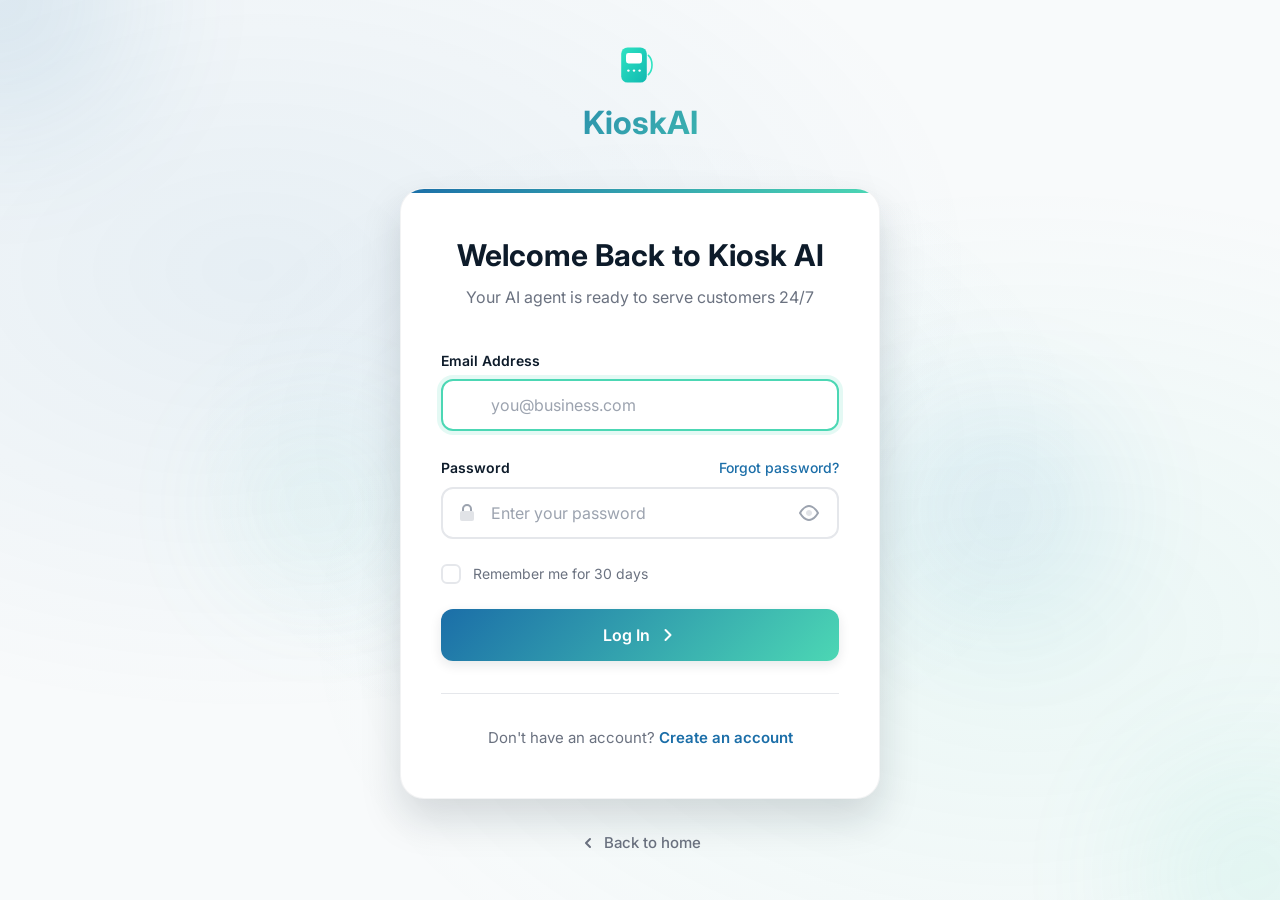
<file: frontend/login.html>
<!DOCTYPE html>
<html lang="en">

<head>
    <meta charset="UTF-8">
    <meta name="viewport" content="width=device-width, initial-scale=1.0">
    <title>Welcome Back - KioskAI</title>
    <link rel="stylesheet" href="css/auth.css">
    <link rel="preconnect" href="https://fonts.googleapis.com">
    <link rel="preconnect" href="https://fonts.gstatic.com" crossorigin>
    <link href="https://fonts.googleapis.com/css2?family=Inter:wght@300;400;500;600;700&display=swap" rel="stylesheet">
    <script>
        try {
            const token = localStorage.getItem('authToken');
            if (token && token.split('.').length === 3) {
                window.location.href = 'index.html';
            }
        } catch (e) { }
    </script>
</head>

<body class="auth-page">
    <!-- Floating Background Elements -->
    <div class="background-animation">
        <div class="floating-orb orb-1"></div>
        <div class="floating-orb orb-2"></div>
        <div class="floating-orb orb-3"></div>
        <div class="floating-orb orb-4"></div>
        <div class="mesh-gradient"></div>
    </div>

    <!-- Main Container -->
    <div class="auth-container">
        <!-- Brand Header -->
        <div class="auth-brand">
            <img src="kiosk-icon.svg" alt="KioskAI" style="width: 48px; height: 48px; margin-right: 12px;">
            <h1 class="brand-name">KioskAI</h1>
        </div>

        <!-- Auth Card -->
        <div class="auth-card">
            <div class="auth-header">
                <h2 class="auth-title">Welcome Back to Kiosk AI</h2>
                <p class="auth-subtitle">Your AI agent is ready to serve customers 24/7</p>
            </div>

            <form class="auth-form" id="loginForm">
                <!-- Email -->
                <div class="form-group">
                    <label for="email" class="form-label">Email Address</label>
                    <div class="input-wrapper">
                        <svg class="input-icon" width="20" height="20" viewBox="0 0 20 20" fill="none">
                            <path
                                d="M2 5C2 3.89543 2.89543 3 4 3H16C17.1046 3 18 3.89543 18 5V15C18 16.1046 17.1046 17 16 17H4C2.89543 17 2 16.1046 2 15V5Z"
                                fill="currentColor" opacity="0.3" />
                            <path d="M2 5L10 10L18 5" stroke="currentColor" stroke-width="2" stroke-linecap="round" />
                        </svg>
                        <input type="email" id="email" name="email" class="form-input" placeholder="you@business.com"
                            required autofocus>
                    </div>
                </div>

                <!-- Password -->
                <div class="form-group">
                    <div class="label-row">
                        <label for="password" class="form-label">Password</label>
                        <a href="#" class="forgot-link">Forgot password?</a>
                    </div>
                    <div class="input-wrapper">
                        <svg class="input-icon" width="20" height="20" viewBox="0 0 20 20" fill="none">
                            <rect x="3" y="8" width="14" height="10" rx="2" fill="currentColor" opacity="0.3" />
                            <path d="M6 8V6C6 3.79086 7.79086 2 10 2C12.2091 2 14 3.79086 14 6V8" stroke="currentColor"
                                stroke-width="2" />
                        </svg>
                        <input type="password" id="password" name="password" class="form-input"
                            placeholder="Enter your password" required>
                        <button type="button" class="toggle-password" onclick="togglePassword('password')">
                            <svg width="20" height="20" viewBox="0 0 20 20" fill="none">
                                <path
                                    d="M10 7C8.34315 7 7 8.34315 7 10C7 11.6569 8.34315 13 10 13C11.6569 13 13 11.6569 13 10C13 8.34315 11.6569 7 10 7Z"
                                    fill="currentColor" opacity="0.3" />
                                <path d="M10 3C5 3 1 10 1 10C1 10 5 17 10 17C15 17 19 10 19 10C19 10 15 3 10 3Z"
                                    stroke="currentColor" stroke-width="2" />
                            </svg>
                        </button>
                    </div>
                </div>

                <!-- Remember Me -->
                <div class="form-group-inline">
                    <label class="checkbox-label">
                        <input type="checkbox" name="remember" class="checkbox-input">
                        <span class="checkbox-custom"></span>
                        <span class="checkbox-text">Remember me for 30 days</span>
                    </label>
                </div>

                <!-- Submit Button -->
                <button type="submit" class="btn-auth-primary">
                    <span>Log In</span>
                    <svg class="btn-icon" width="20" height="20" viewBox="0 0 20 20" fill="none">
                        <path d="M7.5 15L12.5 10L7.5 5" stroke="currentColor" stroke-width="2" stroke-linecap="round"
                            stroke-linejoin="round" />
                    </svg>
                </button>
            </form>

            <!-- Footer Link -->
            <div class="auth-footer">
                <p>Don't have an account? <a href="signup.html" class="auth-link">Create an account</a></p>
            </div>
        </div>

        <!-- Back to Home -->
        <div class="back-link">
            <a href="landing.html">
                <svg width="16" height="16" viewBox="0 0 16 16" fill="none">
                    <path d="M10 12L6 8L10 4" stroke="currentColor" stroke-width="2" stroke-linecap="round"
                        stroke-linejoin="round" />
                </svg>
                <span>Back to home</span>
            </a>
        </div>
    </div>

    <script src="js/auth.js"></script>
</body>

</html>
</file>
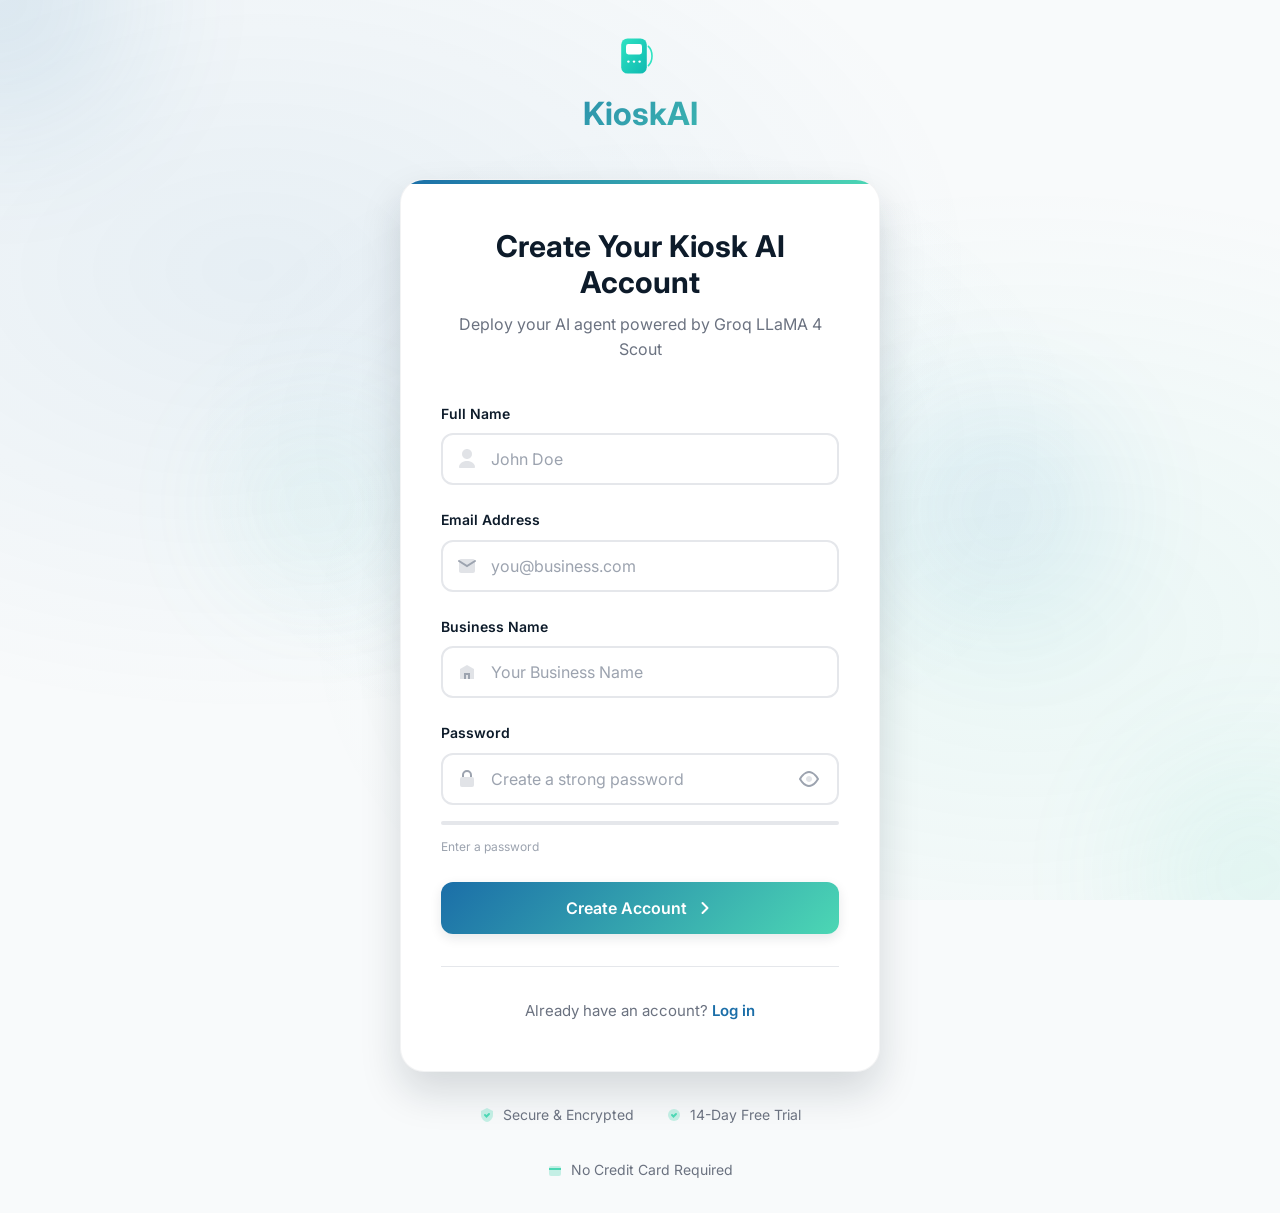
<file: frontend/signup.html>
<!DOCTYPE html>
<html lang="en">

<head>
    <meta charset="UTF-8">
    <meta name="viewport" content="width=device-width, initial-scale=1.0">
    <title>Create Your Account - KioskAI</title>
    <link rel="stylesheet" href="css/auth.css">
    <link rel="preconnect" href="https://fonts.googleapis.com">
    <link rel="preconnect" href="https://fonts.gstatic.com" crossorigin>
    <link href="https://fonts.googleapis.com/css2?family=Inter:wght@300;400;500;600;700&display=swap" rel="stylesheet">
    <script>
        try {
            const token = localStorage.getItem('authToken');
            if (token && token.split('.').length === 3) {
                window.location.href = 'index.html';
            }
        } catch (e) { }
    </script>
</head>

<body class="auth-page">
    <!-- Floating Background Elements -->
    <div class="background-animation">
        <div class="floating-orb orb-1"></div>
        <div class="floating-orb orb-2"></div>
        <div class="floating-orb orb-3"></div>
        <div class="floating-orb orb-4"></div>
        <div class="mesh-gradient"></div>
    </div>

    <!-- Main Container -->
    <div class="auth-container">
        <!-- Brand Header -->
        <div class="auth-brand">
            <img src="kiosk-icon.svg" alt="KioskAI" style="width: 48px; height: 48px; margin-right: 12px;">
            <h1 class="brand-name">KioskAI</h1>
        </div>

        <!-- Auth Card -->
        <div class="auth-card">
            <div class="auth-header">
                <h2 class="auth-title">Create Your Kiosk AI Account</h2>
                <p class="auth-subtitle">Deploy your AI agent powered by Groq LLaMA 4 Scout</p>
            </div>

            <form class="auth-form" id="signupForm">
                <!-- Full Name -->
                <div class="form-group">
                    <label for="fullName" class="form-label">Full Name</label>
                    <div class="input-wrapper">
                        <svg class="input-icon" width="20" height="20" viewBox="0 0 20 20" fill="none">
                            <path
                                d="M10 10C12.7614 10 15 7.76142 15 5C15 2.23858 12.7614 0 10 0C7.23858 0 5 2.23858 5 5C5 7.76142 7.23858 10 10 10Z"
                                fill="currentColor" opacity="0.3" />
                            <path
                                d="M10 12C5.58172 12 2 14.6863 2 18C2 18.5523 2.44772 19 3 19H17C17.5523 19 18 18.5523 18 18C18 14.6863 14.4183 12 10 12Z"
                                fill="currentColor" opacity="0.3" />
                        </svg>
                        <input type="text" id="fullName" name="fullName" class="form-input" placeholder="John Doe"
                            required>
                    </div>
                </div>

                <!-- Email -->
                <div class="form-group">
                    <label for="email" class="form-label">Email Address</label>
                    <div class="input-wrapper">
                        <svg class="input-icon" width="20" height="20" viewBox="0 0 20 20" fill="none">
                            <path
                                d="M2 5C2 3.89543 2.89543 3 4 3H16C17.1046 3 18 3.89543 18 5V15C18 16.1046 17.1046 17 16 17H4C2.89543 17 2 16.1046 2 15V5Z"
                                fill="currentColor" opacity="0.3" />
                            <path d="M2 5L10 10L18 5" stroke="currentColor" stroke-width="2" stroke-linecap="round" />
                        </svg>
                        <input type="email" id="email" name="email" class="form-input" placeholder="you@business.com"
                            required>
                    </div>
                </div>

                <!-- Business Name -->
                <div class="form-group">
                    <label for="businessName" class="form-label">Business Name</label>
                    <div class="input-wrapper">
                        <svg class="input-icon" width="20" height="20" viewBox="0 0 20 20" fill="none">
                            <path d="M3 7L10 3L17 7V17H3V7Z" fill="currentColor" opacity="0.3" />
                            <path d="M8 17V12H12V17" stroke="currentColor" stroke-width="2" />
                        </svg>
                        <input type="text" id="businessName" name="businessName" class="form-input"
                            placeholder="Your Business Name" required>
                    </div>
                </div>

                <!-- Password -->
                <div class="form-group">
                    <label for="password" class="form-label">Password</label>
                    <div class="input-wrapper">
                        <svg class="input-icon" width="20" height="20" viewBox="0 0 20 20" fill="none">
                            <rect x="3" y="8" width="14" height="10" rx="2" fill="currentColor" opacity="0.3" />
                            <path d="M6 8V6C6 3.79086 7.79086 2 10 2C12.2091 2 14 3.79086 14 6V8" stroke="currentColor"
                                stroke-width="2" />
                        </svg>
                        <input type="password" id="password" name="password" class="form-input"
                            placeholder="Create a strong password" required>
                        <button type="button" class="toggle-password" onclick="togglePassword('password')">
                            <svg width="20" height="20" viewBox="0 0 20 20" fill="none">
                                <path
                                    d="M10 7C8.34315 7 7 8.34315 7 10C7 11.6569 8.34315 13 10 13C11.6569 13 13 11.6569 13 10C13 8.34315 11.6569 7 10 7Z"
                                    fill="currentColor" opacity="0.3" />
                                <path d="M10 3C5 3 1 10 1 10C1 10 5 17 10 17C15 17 19 10 19 10C19 10 15 3 10 3Z"
                                    stroke="currentColor" stroke-width="2" />
                            </svg>
                        </button>
                    </div>
                    <div class="password-strength">
                        <div class="strength-bar">
                            <div class="strength-fill" id="strengthFill"></div>
                        </div>
                        <span class="strength-text" id="strengthText">Enter a password</span>
                    </div>
                </div>

                <!-- Submit Button -->
                <button type="submit" class="btn-auth-primary">
                    <span>Create Account</span>
                    <svg class="btn-icon" width="20" height="20" viewBox="0 0 20 20" fill="none">
                        <path d="M7.5 15L12.5 10L7.5 5" stroke="currentColor" stroke-width="2" stroke-linecap="round"
                            stroke-linejoin="round" />
                    </svg>
                </button>
            </form>

            <!-- Footer Link -->
            <div class="auth-footer">
                <p>Already have an account? <a href="login.html" class="auth-link">Log in</a></p>
            </div>
        </div>

        <!-- Trust Indicators -->
        <div class="trust-indicators">
            <div class="trust-item">
                <svg width="16" height="16" viewBox="0 0 16 16" fill="none">
                    <path d="M8 1L2 4V8C2 11.5 5 14.5 8 15C11 14.5 14 11.5 14 8V4L8 1Z" fill="currentColor"
                        opacity="0.3" />
                    <path d="M6 8L7.5 9.5L10 7" stroke="currentColor" stroke-width="2" stroke-linecap="round" />
                </svg>
                <span>Secure & Encrypted</span>
            </div>
            <div class="trust-item">
                <svg width="16" height="16" viewBox="0 0 16 16" fill="none">
                    <circle cx="8" cy="8" r="6" fill="currentColor" opacity="0.3" />
                    <path d="M6 8L7.5 9.5L10 7" stroke="currentColor" stroke-width="2" stroke-linecap="round" />
                </svg>
                <span>14-Day Free Trial</span>
            </div>
            <div class="trust-item">
                <svg width="16" height="16" viewBox="0 0 16 16" fill="none">
                    <rect x="2" y="4" width="12" height="10" rx="2" fill="currentColor" opacity="0.3" />
                    <path d="M2 7H14" stroke="currentColor" stroke-width="2" />
                </svg>
                <span>No Credit Card Required</span>
            </div>
        </div>
    </div>

    <script src="js/auth.js"></script>
</body>

</html>
</file>
<file: frontend/css/index.css>
/**
 * KioskAI Design System
 * Brand Palette: Calm, Modern, Purposeful
 */

/* ==================== CSS VARIABLES ==================== */
:root {
    /* Primary Colors - Midnight Navy (Calming & Reliable) */
    --color-primary: #0D1B2A;
    --color-primary-dark: #070f16;
    --color-primary-light: #1a2f42;
    --color-primary-subtle: #e8eaed;

    /* Highlight Color - Azure Blue (Tech-Forward & Energetic) */
    --color-azure: #1B6EA8;
    --color-azure-light: #2d8bc7;
    --color-azure-dark: #155a8a;
    --color-azure-subtle: #e6f2f9;

    /* Accent Colors - Mint Teal (Modern & Friendly) */
    --color-accent: #4CD7B4;
    --color-accent-light: #6ee0c5;
    --color-accent-dark: #3ab89a;
    --color-accent-subtle: #e8faf6;
    --color-accent-glow: rgba(76, 215, 180, 0.2);

    /* Secondary Accent - Mild Gold (Warm & Premium) */
    --color-gold: #D4A055;
    --color-gold-light: #e0b570;
    --color-gold-subtle: #faf6ef;

    /* Neutral Colors - Clean & Crisp */
    --color-bg-main: #E3E6EB;
    --color-bg-card: #ffffff;
    --color-bg-card-hover: #f8f9fa;
    --color-bg-panel: #f5f6f8;
    --color-bg-dark: #0D1B2A;

    /* Text Colors - Optimal Readability */
    --color-text-primary: #0D1B2A;
    --color-text-secondary: #77808B;
    --color-text-light: #9ca5af;
    --color-text-white: #ffffff;
    --color-text-slate: #77808B;

    /* Status Colors - Clear Communication */
    --color-success: #4CD7B4;
    --color-warning: #D4A055;
    --color-error: #ef4444;
    --color-info: #1B6EA8;

    /* Spacing */
    --spacing-xs: 0.25rem;
    --spacing-sm: 0.5rem;
    --spacing-md: 1rem;
    --spacing-lg: 1.5rem;
    --spacing-xl: 2rem;
    --spacing-2xl: 3rem;

    /* Typography */
    --font-family: 'Inter', -apple-system, BlinkMacSystemFont, 'Segoe UI', sans-serif;
    --font-size-xs: 0.75rem;
    --font-size-sm: 0.875rem;
    --font-size-base: 1rem;
    --font-size-lg: 1.125rem;
    --font-size-xl: 1.25rem;
    --font-size-2xl: 1.5rem;
    --font-size-3xl: 1.875rem;

    /* Border Radius - Smooth & Modern */
    --radius-sm: 0.375rem;
    --radius-md: 0.625rem;
    --radius-lg: 0.875rem;
    --radius-xl: 1.25rem;

    /* Shadows - Soft & Subtle */
    --shadow-sm: 0 1px 3px 0 rgba(13, 27, 42, 0.08);
    --shadow-md: 0 4px 8px -2px rgba(13, 27, 42, 0.12);
    --shadow-lg: 0 12px 24px -4px rgba(13, 27, 42, 0.15);
    --shadow-xl: 0 20px 40px -8px rgba(13, 27, 42, 0.18);
    --shadow-glow: 0 0 20px rgba(76, 215, 180, 0.15);

    /* Borders - Clean Definition */
    --border-light: 1px solid #d8dce2;
    --border-medium: 1px solid #c4c9d1;

    /* Transitions - Smooth & Purposeful */
    --transition-fast: 200ms cubic-bezier(0.4, 0, 0.2, 1);
    --transition-normal: 300ms cubic-bezier(0.4, 0, 0.2, 1);
    --transition-slow: 500ms cubic-bezier(0.4, 0, 0.2, 1);
    --transition-bounce: 400ms cubic-bezier(0.68, -0.55, 0.265, 1.55);
}

/* ==================== RESET & BASE ==================== */
* {
    margin: 0;
    padding: 0;
    box-sizing: border-box;
}

body {
    font-family: var(--font-family);
    font-size: var(--font-size-base);
    color: var(--color-text-primary);
    background-color: var(--color-bg-main);
    line-height: 1.6;
    -webkit-font-smoothing: antialiased;
    -moz-osx-font-smoothing: grayscale;
}

h1,
h2,
h3,
h4,
h5,
h6 {
    font-weight: 600;
    line-height: 1.2;
    color: var(--color-text-primary);
}

h1 {
    font-size: var(--font-size-3xl);
}

h2 {
    font-size: var(--font-size-2xl);
}

h3 {
    font-size: var(--font-size-xl);
}

a {
    color: var(--color-azure);
    text-decoration: none;
    transition: color var(--transition-fast);
}

a:hover {
    color: var(--color-azure-light);
}

/* ==================== ANIMATIONS ==================== */
@keyframes slideUp {
    from {
        opacity: 0;
        transform: translateY(30px);
    }

    to {
        opacity: 1;
        transform: translateY(0);
    }
}

@keyframes fadeIn {
    from {
        opacity: 0;
        transform: translateY(10px);
    }

    to {
        opacity: 1;
        transform: translateY(0);
    }
}

@keyframes gentleFloat {

    0%,
    100% {
        transform: translateY(0px);
    }

    50% {
        transform: translateY(-6px);
    }
}

@keyframes softGlow {

    0%,
    100% {
        box-shadow: var(--shadow-md);
    }

    50% {
        box-shadow: var(--shadow-md), var(--shadow-glow);
    }
}

/* ==================== AUTHENTICATION SCREENS ==================== */
.auth-screen {
    min-height: 100vh;
    display: flex;
    align-items: center;
    justify-content: center;
    background: linear-gradient(135deg, var(--color-primary) 0%, var(--color-primary-dark) 100%);
    padding: var(--spacing-lg);
}

.auth-container {
    background: var(--color-bg-card);
    border-radius: var(--radius-xl);
    padding: var(--spacing-2xl);
    box-shadow: var(--shadow-xl);
    width: 100%;
    max-width: 450px;
    animation: slideUp 0.5s var(--transition-normal);
}

.auth-header {
    text-align: center;
    margin-bottom: var(--spacing-xl);
}

.auth-header h1 {
    color: var(--color-primary);
    margin-bottom: var(--spacing-sm);
    position: relative;
    display: inline-block;
}

.auth-header h1::after {
    content: '';
    position: absolute;
    bottom: -4px;
    left: 0;
    right: 0;
    height: 3px;
    background: linear-gradient(90deg, var(--color-accent), var(--color-azure));
    border-radius: 2px;
    box-shadow: var(--shadow-glow);
}

.auth-header p {
    color: var(--color-text-secondary);
    font-size: var(--font-size-sm);
}

.auth-form {
    display: flex;
    flex-direction: column;
    gap: var(--spacing-lg);
}

.form-group {
    display: flex;
    flex-direction: column;
    gap: var(--spacing-sm);
}

.form-group label {
    font-size: var(--font-size-sm);
    font-weight: 500;
    color: var(--color-text-primary);
}

.form-group input {
    padding: 0.75rem var(--spacing-md);
    border: 2px solid var(--color-bg-panel);
    border-radius: var(--radius-md);
    font-size: var(--font-size-base);
    font-family: var(--font-family);
    transition: all var(--transition-normal);
}

.form-group input:focus {
    outline: none;
    border-color: var(--color-azure);
    box-shadow: 0 0 0 3px var(--color-accent-glow), var(--shadow-glow);
}

.auth-switch {
    text-align: center;
    font-size: var(--font-size-sm);
    color: var(--color-text-secondary);
    margin-top: var(--spacing-md);
}

.auth-switch a {
    color: var(--color-azure);
    font-weight: 500;
    position: relative;
}

.auth-switch a::after {
    content: '';
    position: absolute;
    bottom: -2px;
    left: 0;
    right: 0;
    height: 2px;
    background: var(--color-accent);
    box-shadow: var(--shadow-glow);
    transform: scaleX(0);
    transition: transform var(--transition-normal);
}

.auth-switch a:hover::after {
    transform: scaleX(1);
}

/* ==================== BUTTONS ==================== */
.btn-primary,
.btn-secondary {
    padding: 0.75rem var(--spacing-lg);
    border: none;
    border-radius: var(--radius-md);
    font-size: var(--font-size-base);
    font-weight: 500;
    font-family: var(--font-family);
    cursor: pointer;
    transition: all var(--transition-normal);
    position: relative;
    overflow: hidden;
}

.btn-primary {
    background: linear-gradient(135deg, var(--color-azure), var(--color-azure-dark));
    color: var(--color-text-white);
    box-shadow: var(--shadow-md);
}

.btn-primary::before {
    content: '';
    position: absolute;
    top: 50%;
    left: 50%;
    width: 0;
    height: 0;
    border-radius: 50%;
    background: rgba(255, 255, 255, 0.2);
    transform: translate(-50%, -50%);
    transition: width var(--transition-slow), height var(--transition-slow);
}

.btn-primary:hover::before {
    width: 300px;
    height: 300px;
}

.btn-primary:hover {
    background: linear-gradient(135deg, var(--color-azure-light), var(--color-azure));
    box-shadow: var(--shadow-lg), var(--shadow-glow);
    transform: translateY(-2px) scale(1.02);
}

.btn-primary:active {
    transform: translateY(0) scale(1);
}

.btn-secondary {
    background: var(--color-bg-panel);
    color: var(--color-text-primary);
}

.btn-secondary:hover {
    background: var(--color-bg-card-hover);
}

/* ==================== DASHBOARD LAYOUT ==================== */
#dashboard {
    display: flex;
    min-height: 100vh;
}

/* Sidebar */
.sidebar {
    width: 260px;
    background: var(--color-primary);
    color: var(--color-text-white);
    display: flex;
    flex-direction: column;
    box-shadow: var(--shadow-lg);
    position: fixed;
    height: 100vh;
    left: 0;
    top: 0;
    z-index: 1100;
    transition: transform var(--transition-normal);
}

/* Mobile Toggle */
.mobile-menu-toggle {
    display: none;
    /* Hidden on Desktop */
    background: transparent;
    border: none;
    color: var(--color-text-primary);
    cursor: pointer;
    padding: var(--spacing-sm);
    margin-right: var(--spacing-sm);
}

/* Sidebar Overlay */
.sidebar-overlay {
    background: rgba(13, 27, 42, 0.5);
    position: fixed;
    top: 0;
    left: 0;
    width: 100%;
    height: 100%;
    z-index: 1000;
    opacity: 0;
    visibility: hidden;
    transition: all var(--transition-normal);
    backdrop-filter: blur(2px);
}

.sidebar-overlay.show {
    opacity: 1;
    visibility: visible;
}

.sidebar-header {
    padding: var(--spacing-xl);
    border-bottom: 1px solid rgba(255, 255, 255, 0.1);
}

.sidebar-header h2 {
    color: var(--color-text-white);
    font-size: var(--font-size-2xl);
    position: relative;
    display: inline-block;
}

.sidebar-header h2::after {
    content: '';
    position: absolute;
    bottom: -4px;
    left: 0;
    width: 40px;
    height: 3px;
    background: var(--color-accent);
    border-radius: 2px;
    box-shadow: var(--shadow-glow);
}

.sidebar-nav {
    flex: 1;
    padding: var(--spacing-lg);
    display: flex;
    flex-direction: column;
    gap: var(--spacing-sm);
}

.nav-item {
    display: flex;
    align-items: center;
    gap: var(--spacing-md);
    padding: 0.875rem var(--spacing-md);
    border-radius: var(--radius-md);
    color: rgba(255, 255, 255, 0.8);
    transition: all var(--transition-normal);
    position: relative;
}

.nav-item::before {
    content: '';
    position: absolute;
    left: 0;
    top: 50%;
    transform: translateY(-50%);
    width: 3px;
    height: 0;
    background: var(--color-accent);
    border-radius: 0 2px 2px 0;
    box-shadow: var(--shadow-glow);
    transition: height var(--transition-normal);
}

.nav-item:hover,
.nav-item.active {
    background: rgba(255, 255, 255, 0.1);
    color: var(--color-text-white);
}

.nav-item.active::before {
    height: 70%;
}

.nav-icon {
    font-size: var(--font-size-lg);
}

.sidebar-footer {
    padding: var(--spacing-lg);
    border-top: 1px solid rgba(255, 255, 255, 0.1);
}

/* Main Content */
.main-content {
    flex: 1;
    margin-left: 260px;
    padding: var(--spacing-xl);
    background: var(--color-bg-main);
}

.page {
    display: none;
}

.page.active {
    display: block;
    animation: fadeIn 0.4s var(--transition-normal);
}

.page-header {
    margin-bottom: var(--spacing-xl);
    display: flex;
    justify-content: space-between;
    align-items: center;
}

.page-header h1 {
    color: var(--color-text-primary);
}

.page-header p {
    color: var(--color-text-secondary);
    margin-top: var(--spacing-sm);
}

/* ==================== METRICS GRID ==================== */
.metrics-grid {
    display: grid;
    grid-template-columns: repeat(auto-fit, minmax(250px, 1fr));
    gap: var(--spacing-lg);
    margin-bottom: var(--spacing-xl);
}

.metric-card {
    background: var(--color-bg-card);
    border-radius: var(--radius-lg);
    padding: var(--spacing-lg);
    box-shadow: var(--shadow-sm);
    border: var(--border-light);
    display: flex;
    align-items: center;
    gap: var(--spacing-md);
    transition: all var(--transition-normal);
}

.metric-card:hover {
    box-shadow: var(--shadow-md), var(--shadow-glow);
    transform: translateY(-3px) scale(1.01);
    border-color: var(--color-accent);
}

.metric-card.highlight {
    background: linear-gradient(135deg, var(--color-accent), var(--color-azure));
    box-shadow: var(--shadow-md), var(--shadow-glow);
    color: var(--color-text-white);
}

.metric-card.highlight .metric-content h3,
.metric-card.highlight .metric-content p {
    color: var(--color-text-white);
}

.metric-icon {
    font-size: 2.5rem;
    width: 60px;
    height: 60px;
    display: flex;
    align-items: center;
    justify-content: center;
    background: var(--color-bg-panel);
    border-radius: var(--radius-md);
}

.metric-card.highlight .metric-icon {
    background: rgba(255, 255, 255, 0.2);
}

.metric-content h3 {
    font-size: var(--font-size-2xl);
    color: var(--color-text-primary);
    margin-bottom: var(--spacing-xs);
}

.metric-content p {
    font-size: var(--font-size-sm);
    color: var(--color-text-secondary);
}

/* ==================== INSIGHTS SECTION ==================== */
.insights-section {
    margin-top: var(--spacing-xl);
}

.insight-card {
    background: var(--color-bg-card);
    border-radius: var(--radius-lg);
    padding: var(--spacing-xl);
    box-shadow: var(--shadow-sm);
    border: var(--border-light);
}

.insight-card h3 {
    margin-bottom: var(--spacing-lg);
    padding-bottom: var(--spacing-md);
    border-bottom: 2px solid var(--color-bg-panel);
    position: relative;
}

.insight-card h3::after {
    content: '';
    position: absolute;
    bottom: -2px;
    left: 0;
    width: 60px;
    height: 2px;
    background: var(--color-gold);
    box-shadow: 0 0 10px rgba(212, 160, 85, 0.3);
}

.insight-item {
    display: flex;
    justify-content: space-between;
    align-items: center;
    padding: var(--spacing-md) 0;
    border-bottom: 1px solid var(--color-bg-panel);
}

.insight-item:last-child {
    border-bottom: none;
}

.insight-label {
    color: var(--color-text-secondary);
    font-size: var(--font-size-sm);
}

.insight-value {
    font-weight: 600;
    color: var(--color-accent);
    font-size: var(--font-size-lg);
    text-shadow: 0 0 20px var(--color-accent-glow);
}

.insight-value.attention {
    color: var(--color-warning);
}

/* ==================== TABLES ==================== */
.table-container {
    background: var(--color-bg-card);
    border-radius: var(--radius-lg);
    box-shadow: var(--shadow-sm);
    overflow: hidden;
}

.data-table {
    width: 100%;
    border-collapse: collapse;
}

.data-table thead {
    background: var(--color-primary);
    color: var(--color-text-white);
}

.data-table th {
    padding: var(--spacing-md) var(--spacing-lg);
    text-align: left;
    font-weight: 600;
    font-size: var(--font-size-sm);
    text-transform: uppercase;
    letter-spacing: 0.5px;
}

.data-table tbody tr {
    border-bottom: 1px solid var(--color-bg-panel);
    transition: background var(--transition-fast);
}

.data-table tbody tr:hover {
    background: var(--color-bg-card-hover);
}

.data-table td {
    padding: var(--spacing-md) var(--spacing-lg);
    color: var(--color-text-primary);
}

.data-table td:first-child {
    font-weight: 500;
}

/* ==================== MESSAGES ==================== */
.messages-container {
    display: grid;
    grid-template-columns: 350px 1fr;
    gap: var(--spacing-lg);
    height: calc(100vh - 200px);
}

.conversations-list {
    background: var(--color-bg-card);
    border-radius: var(--radius-lg);
    box-shadow: var(--shadow-sm);
    overflow-y: auto;
}

.message-thread {
    background: var(--color-bg-card);
    border-radius: var(--radius-lg);
    box-shadow: var(--shadow-sm);
    display: flex;
    flex-direction: column;
    padding: var(--spacing-lg);
    overflow-y: auto;
}

.message {
    padding: var(--spacing-md);
    border-radius: var(--radius-lg);
    margin-bottom: var(--spacing-md);
    max-width: 80%;
    line-height: 1.5;
    position: relative;
    animation: fadeIn 0.3s ease;
    box-shadow: var(--shadow-sm);
}

.message.customer {
    background: var(--color-bg-panel);
    color: var(--color-text-primary);
    align-self: flex-start;
    border-bottom-left-radius: 2px;
}

.message.ai {
    background: linear-gradient(135deg, var(--color-azure), var(--color-azure-dark));
    color: var(--color-text-white);
    align-self: flex-end;
    border-bottom-right-radius: 2px;
}

.message-time {
    font-size: 0.75rem;
    margin-top: 4px;
    opacity: 0.7;
    text-align: right;
}

.conversation-item {
    padding: var(--spacing-md);
    border-bottom: 1px solid var(--color-bg-panel);
    cursor: pointer;
    transition: all var(--transition-fast);
    border-left: 3px solid transparent;
}

.conversation-item:hover {
    background: var(--color-bg-panel);
}

.conversation-item.active {
    background: var(--color-azure-subtle);
    border-left-color: var(--color-azure);
}

.empty-state {
    display: flex;
    align-items: center;
    justify-content: center;
    height: 100%;
    color: var(--color-text-secondary);
}

/* ==================== NOTIFICATIONS ==================== */
.notification {
    position: fixed;
    top: var(--spacing-xl);
    right: var(--spacing-xl);
    background: var(--color-bg-card);
    padding: var(--spacing-md) var(--spacing-lg);
    border-radius: var(--radius-md);
    box-shadow: var(--shadow-lg), var(--shadow-glow);
    border-left: 4px solid var(--color-accent);
    transform: translateX(400px);
    transition: transform var(--transition-normal);
    z-index: 1000;
    max-width: 350px;
}

.notification.show {
    transform: translateX(0);
}

.notification.error {
    border-left-color: var(--color-error);
}

.notification.success {
    border-left-color: var(--color-success);
}

/* ==================== RESPONSIVE ==================== */
@media (max-width: 768px) {
    .sidebar {
        transform: translateX(-100%);
    }

    .sidebar.active {
        transform: translateX(0);
    }

    .main-content {
        margin-left: 0;
        padding-top: 60px;
        /* Space for toggle */
    }

    .mobile-menu-toggle {
        display: block;
        /* Visible on Mobile */
        position: fixed;
        top: 10px;
        left: 10px;
        z-index: 1050;
        background: var(--color-bg-card);
        border-radius: var(--radius-md);
        box-shadow: var(--shadow-sm);
    }

    .metrics-grid {
        grid-template-columns: 1fr;
    }

    .messages-container {
        grid-template-columns: 1fr;
    }
}

/* ==================== MODAL ==================== */
.modal {
    display: none;
    position: fixed;
    top: 0;
    left: 0;
    width: 100%;
    height: 100%;
    background: rgba(13, 27, 42, 0.7);
    z-index: 2000;
    align-items: center;
    justify-content: center;
}

.modal.show {
    display: flex;
}

.modal-content {
    background: var(--color-bg-card);
    padding: var(--spacing-xl);
    border-radius: var(--radius-lg);
    width: 90%;
    max-width: 500px;
    max-height: 90vh;
    overflow-y: auto;
}

.modal-header {
    display: flex;
    justify-content: space-between;
    align-items: center;
    margin-bottom: 1.5rem;
}

/* Twilio Guide Styles */
.guide-steps {
    background: var(--color-bg-panel);
    padding: 1rem;
    border-radius: var(--radius-md);
    margin-bottom: 1.5rem;
    border: 1px solid var(--color-border);
}

.guide-steps li {
    margin-bottom: 0.5rem;
    color: var(--color-text-secondary);
    font-size: 0.95rem;
}

.guide-steps code {
    display: block;
    margin-top: 0.5rem;
    padding: 0.5rem;
    background: #111;
    border: 1px solid #333;
    border-radius: var(--radius-sm);
    word-break: break-all;
    font-size: 0.85rem;
    color: var(--color-primary);
    font-family: monospace;
}

.modal.show {
    display: flex;
    animation: fadeIn 0.3s var(--transition-normal);
}

.modal-content {
    background: var(--color-bg-card);
    border-radius: var(--radius-lg);
    width: 100%;
    max-width: 500px;
    box-shadow: var(--shadow-xl);
    border: var(--border-light);
    transform: translateY(20px);
    transition: transform 0.3s var(--transition-normal);
}

.modal.show .modal-content {
    transform: translateY(0);
}

.modal-header {
    padding: var(--spacing-lg);
    border-bottom: 1px solid var(--color-bg-panel);
    display: flex;
    justify-content: space-between;
    align-items: center;
}

.modal-header h2 {
    font-size: var(--font-size-xl);
}

.close-modal {
    background: none;
    border: none;
    font-size: 1.5rem;
    cursor: pointer;
    color: var(--color-text-secondary);
    transition: color var(--transition-fast);
}

.close-modal:hover {
    color: var(--color-text-primary);
}

.modal-body {
    padding: var(--spacing-lg);
}

.modal-footer {
    padding: var(--spacing-lg);
    border-top: 1px solid var(--color-bg-panel);
    display: flex;
    justify-content: flex-end;
    gap: var(--spacing-md);
}

/* ==================== SETTINGS FORM ==================== */
.settings-section {
    background: var(--color-bg-card);
    padding: var(--spacing-xl);
    border-radius: var(--radius-lg);
    box-shadow: var(--shadow-sm);
    max-width: 800px;
}

.settings-section h3 {
    margin-bottom: var(--spacing-lg);
    padding-bottom: var(--spacing-sm);
    border-bottom: 2px solid var(--color-bg-panel);
}

/* Profile Card Design (Dark Theme) */
.profile-card {
    background: #1A1A1A;
    /* Dark card bg */
    border-radius: 16px;
    padding: 24px;
    color: #fff;
    font-family: 'Inter', sans-serif;
    margin-bottom: 2rem;
}

.profile-header {
    display: flex;
    flex-direction: column;
    align-items: center;
    padding-bottom: 24px;
    border-bottom: 1px solid #333;
    margin-bottom: 24px;
    position: relative;
}

.profile-avatar {
    width: 64px;
    height: 64px;
    background: #E0F2F1;
    /* Light teal bg */
    border-radius: 50%;
    display: flex;
    align-items: center;
    justify-content: center;
    font-size: 32px;
    margin-bottom: 12px;
}

.profile-name {
    font-size: 18px;
    font-weight: 600;
}

.profile-edit-btn {
    position: absolute;
    top: 0;
    right: 0;
    background: none;
    border: none;
    color: var(--color-primary);
    cursor: pointer;
    font-size: 14px;
    font-weight: 500;
}

/* Profile Section (Bank Info) */
.profile-section-account {
    background: #252525;
    border-radius: 12px;
    padding: 16px;
    margin-bottom: 24px;
}

.account-row {
    display: flex;
    justify-content: space-between;
    margin-bottom: 12px;
}

.account-row:last-child {
    margin-bottom: 0;
}

/* Profile Rows (List) */
.profile-details-list {
    background: #252525;
    border-radius: 12px;
    padding: 0 16px;
}

.detail-row {
    display: flex;
    justify-content: space-between;
    align-items: center;
    padding: 16px 0;
    border-bottom: 1px solid #333;
}

.detail-row:last-child {
    border-bottom: none;
}

.detail-label {
    color: #888;
    font-size: 14px;
}

.detail-value {
    color: #fff;
    font-size: 14px;
    font-weight: 500;
    text-align: right;
}

/* Form Visibility */
.profile-edit-form.hidden {
    display: none;
}

.profile-view.hidden {
    display: none;
}

/* Business Context Editor Styling */
.context-editor-container {
    background: #f8fafc;
    border: 1px solid #e2e8f0;
    border-radius: var(--radius-lg);
    padding: 1.5rem;
    margin-top: 1rem;
    position: relative;
    transition: all 0.2s ease;
}

.context-editor-container:focus-within {
    border-color: var(--color-primary);
    box-shadow: 0 0 0 3px rgba(37, 99, 235, 0.1);
    background: #fff;
}

.context-label {
    display: flex;
    align-items: center;
    gap: 0.5rem;
    font-weight: 600;
    color: var(--color-text-primary);
    margin-bottom: 0.75rem;
}

.context-label i {
    color: var(--color-primary);
}

#businessContext {
    width: 100%;
    min-height: 200px;
    border: none;
    background: transparent;
    font-family: 'Consolas', 'Monaco', 'Courier New', monospace;
    /* Code-like feel */
    font-size: 0.95rem;
    line-height: 1.6;
    color: #334155;
    resize: vertical;
    outline: none;
}

#businessContext::placeholder {
    color: #94a3b8;
    font-style: italic;
}

.context-tips {
    margin-top: 1rem;
    padding-top: 1rem;
    border-top: 1px dashed #cbd5e1;
    font-size: 0.85rem;
    color: #64748b;
}

.context-tips code {
    background: #e2e8f0;
    padding: 2px 4px;
    border-radius: 4px;
    color: #0f172a;
    font-family: monospace;
}

/* Message Page Improvements */
.conversation-item {
    display: flex;
    align-items: center;
    gap: var(--spacing-md);
    padding: var(--spacing-md);
    border-bottom: 1px solid var(--color-bg-panel);
    cursor: pointer;
    transition: all var(--transition-fast);
}

.conversation-avatar {
    width: 40px;
    height: 40px;
    border-radius: 50%;
    color: white;
    display: flex;
    align-items: center;
    justify-content: center;
    font-weight: 600;
    font-size: 1.1em;
    flex-shrink: 0;
}

.conversation-info {
    flex-grow: 1;
    overflow: hidden;
}

.conversation-top {
    display: flex;
    justify-content: space-between;
    align-items: center;
    margin-bottom: 4px;
}

.conversation-top strong {
    font-size: 0.95em;
    color: var(--color-text-primary);
    white-space: nowrap;
    overflow: hidden;
    text-overflow: ellipsis;
}

.conversation-time {
    font-size: 0.75em;
    color: var(--color-text-secondary);
}

.conversation-bottom {
    display: flex;
    justify-content: space-between;
    align-items: center;
}

.conversation-platform {
    font-size: 0.7em;
    text-transform: uppercase;
    padding: 2px 6px;
    border-radius: 4px;
    font-weight: 600;
}

.badge-telegram {
    background-color: rgba(0, 136, 204, 0.1);
    color: #0088cc;
}

.badge-whatsapp {
    background-color: rgba(37, 211, 102, 0.1);
    color: #25d366;
}

.conversation-id-preview {
    display: none;
    /* Hide ID now that we have names */
    font-size: 0.7em;
    color: var(--color-text-mute);
}

/* Empty State Polish */
.empty-state {
    display: flex;
    flex-direction: column;
    align-items: center;
    justify-content: center;
    height: 100%;
    color: var(--color-text-secondary);
    background: transparent;
}

.empty-state::before {
    content: "💬";
    font-size: 3rem;
    margin-bottom: var(--spacing-md);
    filter: grayscale(1);
    opacity: 0.5;
}
</file>
<file: frontend/css/landing.css>
/**
 * KioskAI Landing Page - Premium Design
 * Smooth animations, modern aesthetics, intelligent interactions
 */

/* ==================== VARIABLES ==================== */
:root {
    /* Brand Colors - Calm & Trustworthy */
    --color-primary: #0D1B2A;
    --color-azure: #1B6EA8;
    --color-azure-light: #2d8bc7;
    --color-teal: #4CD7B4;
    --color-teal-light: #6ee0c5;

    /* Neutrals */
    --color-bg: #FAFBFC;
    --color-bg-alt: #F3F4F6;
    --color-white: #FFFFFF;
    --color-text: #0D1B2A;
    --color-text-light: #6B7280;
    --color-text-lighter: #9CA3AF;

    /* Gradients */
    --gradient-primary: linear-gradient(135deg, #1B6EA8 0%, #4CD7B4 100%);
    --gradient-soft: linear-gradient(135deg, rgba(27, 110, 168, 0.1) 0%, rgba(76, 215, 180, 0.1) 100%);

    /* Spacing */
    --spacing-xs: 0.5rem;
    --spacing-sm: 1rem;
    --spacing-md: 1.5rem;
    --spacing-lg: 2rem;
    --spacing-xl: 3rem;
    --spacing-2xl: 4rem;
    --spacing-3xl: 6rem;

    /* Typography */
    --font-family: 'Inter', -apple-system, BlinkMacSystemFont, sans-serif;

    /* Shadows */
    --shadow-sm: 0 1px 3px rgba(13, 27, 42, 0.08);
    --shadow-md: 0 4px 12px rgba(13, 27, 42, 0.12);
    --shadow-lg: 0 12px 24px rgba(13, 27, 42, 0.15);
    --shadow-xl: 0 20px 40px rgba(13, 27, 42, 0.2);
    --shadow-glow: 0 0 40px rgba(76, 215, 180, 0.3);

    /* Transitions */
    --transition-fast: 200ms cubic-bezier(0.4, 0, 0.2, 1);
    --transition-normal: 300ms cubic-bezier(0.4, 0, 0.2, 1);
    --transition-slow: 500ms cubic-bezier(0.4, 0, 0.2, 1);
}

/* ==================== RESET ==================== */
* {
    margin: 0;
    padding: 0;
    box-sizing: border-box;
}

html {
    scroll-behavior: smooth;
}

body {
    font-family: var(--font-family);
    background: var(--color-bg);
    color: var(--color-text);
    line-height: 1.6;
    -webkit-font-smoothing: antialiased;
    -moz-osx-font-smoothing: grayscale;
    overflow-x: hidden;
}

/* ==================== NAVIGATION ==================== */
.nav {
    position: fixed;
    top: 0;
    left: 0;
    right: 0;
    z-index: 1000;
    background: rgba(255, 255, 255, 0.8);
    backdrop-filter: blur(20px);
    border-bottom: 1px solid rgba(13, 27, 42, 0.08);
    transition: all var(--transition-normal);
}

.nav-container {
    max-width: 1200px;
    margin: 0 auto;
    padding: 1.25rem 2rem;
    display: flex;
    justify-content: space-between;
    align-items: center;
}

.nav-brand {
    display: flex;
    align-items: center;
    gap: 0.75rem;
    font-weight: 700;
    font-size: 1.25rem;
    color: var(--color-primary);
}

.brand-icon {
    width: 32px;
    height: 32px;
    background: var(--gradient-primary);
    border-radius: 8px;
    position: relative;
    animation: float 3s ease-in-out infinite;
}

.brand-icon::after {
    content: '';
    position: absolute;
    inset: 4px;
    background: white;
    border-radius: 4px;
}

.nav-links {
    display: flex;
    align-items: center;
    gap: 2rem;
}

.nav-link {
    color: var(--color-text-light);
    text-decoration: none;
    font-weight: 500;
    font-size: 0.9375rem;
    transition: color var(--transition-fast);
    position: relative;
}

.nav-link::after {
    content: '';
    position: absolute;
    bottom: -4px;
    left: 0;
    width: 0;
    height: 2px;
    background: var(--gradient-primary);
    transition: width var(--transition-normal);
}

.nav-link:hover {
    color: var(--color-azure);
}

.nav-link:hover::after {
    width: 100%;
}

.nav-cta {
    padding: 0.625rem 1.5rem;
    background: var(--gradient-primary);
    color: white;
    text-decoration: none;
    border-radius: 8px;
    font-weight: 600;
    font-size: 0.9375rem;
    transition: all var(--transition-normal);
    box-shadow: var(--shadow-md);
}

.nav-cta:hover {
    transform: translateY(-2px);
    box-shadow: var(--shadow-lg);
}

/* ==================== HERO SECTION ==================== */
.hero {
    min-height: 100vh;
    display: flex;
    align-items: center;
    justify-content: center;
    position: relative;
    overflow: hidden;
    padding: 8rem 2rem 4rem;
}

.hero-background {
    position: absolute;
    inset: 0;
    overflow: hidden;
}

.gradient-orb {
    position: absolute;
    border-radius: 50%;
    filter: blur(80px);
    opacity: 0.3;
    animation: float 8s ease-in-out infinite;
}

.orb-1 {
    width: 500px;
    height: 500px;
    background: radial-gradient(circle, #1B6EA8 0%, transparent 70%);
    top: -250px;
    left: -250px;
    animation-delay: 0s;
}

.orb-2 {
    width: 400px;
    height: 400px;
    background: radial-gradient(circle, #4CD7B4 0%, transparent 70%);
    bottom: -200px;
    right: -200px;
    animation-delay: 2s;
}

.orb-3 {
    width: 300px;
    height: 300px;
    background: radial-gradient(circle, #2d8bc7 0%, transparent 70%);
    top: 50%;
    left: 50%;
    transform: translate(-50%, -50%);
    animation-delay: 4s;
}

.hero-content {
    max-width: 800px;
    text-align: center;
    position: relative;
    z-index: 10;
    animation: fadeInUp 0.8s ease-out;
}

.hero-badge {
    display: inline-flex;
    align-items: center;
    gap: 0.5rem;
    padding: 0.5rem 1rem;
    background: rgba(76, 215, 180, 0.1);
    border: 1px solid rgba(76, 215, 180, 0.3);
    border-radius: 100px;
    color: var(--color-azure);
    font-size: 0.875rem;
    font-weight: 600;
    margin-bottom: 1.5rem;
    animation: fadeIn 0.8s ease-out 0.2s both;
}

.badge-dot {
    width: 8px;
    height: 8px;
    background: var(--color-teal);
    border-radius: 50%;
    animation: pulse 2s ease-in-out infinite;
}

.hero-title {
    font-size: clamp(2.5rem, 6vw, 4.5rem);
    font-weight: 800;
    line-height: 1.1;
    margin-bottom: 1.5rem;
    color: var(--color-primary);
    animation: fadeInUp 0.8s ease-out 0.3s both;
}

.gradient-text {
    background: var(--gradient-primary);
    -webkit-background-clip: text;
    -webkit-text-fill-color: transparent;
    background-clip: text;
    display: block;
}

.hero-subtitle {
    font-size: clamp(1.125rem, 2vw, 1.25rem);
    color: var(--color-text-light);
    margin-bottom: 2.5rem;
    line-height: 1.6;
    animation: fadeInUp 0.8s ease-out 0.4s both;
}

.hero-cta {
    display: flex;
    gap: 1rem;
    justify-content: center;
    flex-wrap: wrap;
    margin-bottom: 3rem;
    animation: fadeInUp 0.8s ease-out 0.5s both;
}

.btn-primary-large {
    display: inline-flex;
    align-items: center;
    gap: 0.5rem;
    padding: 1rem 2rem;
    background: var(--gradient-primary);
    color: white;
    text-decoration: none;
    border-radius: 12px;
    font-weight: 600;
    font-size: 1.125rem;
    box-shadow: var(--shadow-lg);
    transition: all var(--transition-normal);
}

.btn-primary-large:hover {
    transform: translateY(-3px) scale(1.02);
    box-shadow: var(--shadow-xl), var(--shadow-glow);
}

.btn-secondary-large {
    display: inline-flex;
    align-items: center;
    gap: 0.5rem;
    padding: 1rem 2rem;
    background: white;
    color: var(--color-azure);
    border: 2px solid var(--color-azure);
    border-radius: 12px;
    font-weight: 600;
    font-size: 1.125rem;
    cursor: pointer;
    transition: all var(--transition-normal);
}

.btn-secondary-large:hover {
    background: var(--color-azure);
    color: white;
    transform: translateY(-3px);
    box-shadow: var(--shadow-lg);
}

.hero-stats {
    display: flex;
    justify-content: center;
    gap: 3rem;
    flex-wrap: wrap;
    animation: fadeInUp 0.8s ease-out 0.6s both;
}

.stat-item {
    text-align: center;
}

.stat-number {
    font-size: 3rem;
    font-weight: 800;
    background: var(--gradient-primary);
    -webkit-background-clip: text;
    -webkit-text-fill-color: transparent;
    background-clip: text;
    line-height: 1;
    margin-bottom: 0.5rem;
}

.stat-number::after {
    content: '%';
    font-size: 2rem;
}

.stat-label {
    color: var(--color-text-light);
    font-size: 0.875rem;
    font-weight: 500;
}

.stat-divider {
    width: 1px;
    height: 60px;
    background: linear-gradient(to bottom, transparent, rgba(13, 27, 42, 0.1), transparent);
}

/* ==================== AI ORB ==================== */
.ai-orb-container {
    position: absolute;
    right: 10%;
    top: 50%;
    transform: translateY(-50%);
    animation: fadeIn 1s ease-out 0.8s both;
}

.ai-orb {
    position: relative;
    width: 300px;
    height: 300px;
}

.orb-core {
    position: absolute;
    top: 50%;
    left: 50%;
    transform: translate(-50%, -50%);
    width: 80px;
    height: 80px;
    background: var(--gradient-primary);
    border-radius: 50%;
    box-shadow: 0 0 60px rgba(76, 215, 180, 0.6);
    animation: pulse 3s ease-in-out infinite;
}

.orb-ring {
    position: absolute;
    top: 50%;
    left: 50%;
    transform: translate(-50%, -50%);
    border: 2px solid;
    border-radius: 50%;
    opacity: 0.3;
}

.ring-1 {
    width: 120px;
    height: 120px;
    border-color: var(--color-azure);
    animation: rotate 10s linear infinite;
}

.ring-2 {
    width: 180px;
    height: 180px;
    border-color: var(--color-teal);
    animation: rotate 15s linear infinite reverse;
}

.ring-3 {
    width: 240px;
    height: 240px;
    border-color: var(--color-azure-light);
    animation: rotate 20s linear infinite;
}

.orb-particles {
    position: absolute;
    inset: 0;
}

.particle {
    position: absolute;
    width: 4px;
    height: 4px;
    background: var(--color-teal);
    border-radius: 50%;
    animation: float 4s ease-in-out infinite;
}

.particle:nth-child(1) {
    top: 20%;
    left: 30%;
    animation-delay: 0s;
}

.particle:nth-child(2) {
    top: 60%;
    right: 20%;
    animation-delay: 1s;
}

.particle:nth-child(3) {
    bottom: 30%;
    left: 40%;
    animation-delay: 2s;
}

.particle:nth-child(4) {
    top: 40%;
    right: 35%;
    animation-delay: 3s;
}

.particle:nth-child(5) {
    bottom: 20%;
    right: 45%;
    animation-delay: 1.5s;
}

/* ==================== SECTIONS ==================== */
.section-container {
    max-width: 1200px;
    margin: 0 auto;
    padding: var(--spacing-3xl) 2rem;
}

.section-header {
    text-align: center;
    margin-bottom: var(--spacing-2xl);
}

.section-badge {
    display: inline-block;
    padding: 0.5rem 1rem;
    background: rgba(76, 215, 180, 0.1);
    border: 1px solid rgba(76, 215, 180, 0.3);
    border-radius: 100px;
    color: var(--color-azure);
    font-size: 0.875rem;
    font-weight: 600;
    margin-bottom: 1rem;
}

.section-title {
    font-size: clamp(2rem, 4vw, 3rem);
    font-weight: 800;
    color: var(--color-primary);
    margin-bottom: 1rem;
}

.section-subtitle {
    font-size: 1.125rem;
    color: var(--color-text-light);
    max-width: 600px;
    margin: 0 auto;
}

/* ==================== FEATURES ==================== */
.features {
    background: white;
}

.features-grid {
    display: grid;
    grid-template-columns: repeat(auto-fit, minmax(320px, 1fr));
    gap: 2rem;
}

.feature-card {
    padding: 2rem;
    background: white;
    border: 1px solid rgba(13, 27, 42, 0.08);
    border-radius: 16px;
    transition: all var(--transition-normal);
    position: relative;
    overflow: hidden;
}

.feature-card::before {
    content: '';
    position: absolute;
    inset: 0;
    background: var(--gradient-soft);
    opacity: 0;
    transition: opacity var(--transition-normal);
}

.feature-card:hover {
    transform: translateY(-8px);
    box-shadow: var(--shadow-xl);
    border-color: var(--color-teal);
}

.feature-card:hover::before {
    opacity: 1;
}

.feature-card:hover .feature-glow {
    opacity: 1;
}

.feature-icon {
    width: 64px;
    height: 64px;
    background: var(--gradient-soft);
    border-radius: 12px;
    display: flex;
    align-items: center;
    justify-content: center;
    margin-bottom: 1.5rem;
    color: var(--color-azure);
    position: relative;
    z-index: 1;
    transition: all var(--transition-normal);
}

.feature-card:hover .feature-icon {
    transform: scale(1.1) rotate(5deg);
}

.feature-title {
    font-size: 1.25rem;
    font-weight: 700;
    color: var(--color-primary);
    margin-bottom: 0.75rem;
    position: relative;
    z-index: 1;
}

.feature-description {
    color: var(--color-text-light);
    line-height: 1.6;
    position: relative;
    z-index: 1;
}

.feature-glow {
    position: absolute;
    bottom: -50%;
    right: -50%;
    width: 200px;
    height: 200px;
    background: radial-gradient(circle, rgba(76, 215, 180, 0.2) 0%, transparent 70%);
    opacity: 0;
    transition: opacity var(--transition-slow);
}

/* ==================== DEMO SECTION ==================== */
.demo-section {
    background: var(--color-bg);
}

.demo-grid {
    display: grid;
    grid-template-columns: 1fr 1fr;
    gap: 4rem;
    align-items: center;
}

.neural-network {
    position: relative;
    width: 100%;
    aspect-ratio: 1;
}

.network-svg {
    width: 100%;
    height: 100%;
}

.connection {
    stroke: var(--color-azure);
    stroke-width: 1;
    opacity: 0.2;
    transition: all var(--transition-normal);
}

.connection.active {
    stroke: var(--color-teal);
    opacity: 1;
    stroke-width: 2;
    filter: drop-shadow(0 0 4px var(--color-teal));
}

.node {
    fill: var(--color-azure);
    opacity: 0.3;
    transition: all var(--transition-normal);
}

.node.active {
    fill: var(--color-teal);
    opacity: 1;
    filter: drop-shadow(0 0 8px var(--color-teal));
}

.network-pulse {
    position: absolute;
    inset: 0;
    background: radial-gradient(circle at center, rgba(76, 215, 180, 0.1) 0%, transparent 70%);
    animation: pulse 3s ease-in-out infinite;
}

.demo-description {
    color: var(--color-text-light);
    font-size: 1.125rem;
    line-height: 1.8;
    margin-bottom: 2rem;
}

.chat-demo {
    background: white;
    border-radius: 16px;
    padding: 1.5rem;
    box-shadow: var(--shadow-lg);
    max-height: 500px;
    overflow-y: auto;
}

.chat-message {
    display: flex;
    gap: 0.75rem;
    margin-bottom: 1.5rem;
    animation: slideIn 0.4s ease-out;
}

.chat-message.hidden {
    display: none;
}

.chat-message.customer {
    flex-direction: row-reverse;
}

.message-avatar {
    width: 40px;
    height: 40px;
    border-radius: 50%;
    display: flex;
    align-items: center;
    justify-content: center;
    flex-shrink: 0;
    font-size: 1.25rem;
    background: var(--color-bg-alt);
}

.ai-avatar {
    background: var(--gradient-primary);
}

.ai-icon {
    width: 20px;
    height: 20px;
    background: white;
    border-radius: 50%;
    animation: pulse 2s ease-in-out infinite;
}

.message-bubble {
    background: var(--color-bg-alt);
    padding: 0.875rem 1.125rem;
    border-radius: 16px;
    max-width: 70%;
}

.chat-message.ai .message-bubble {
    background: var(--gradient-soft);
    border: 1px solid rgba(76, 215, 180, 0.2);
}

.message-bubble p {
    margin: 0;
    color: var(--color-text);
    line-height: 1.5;
}

.message-time {
    display: block;
    font-size: 0.75rem;
    color: var(--color-text-lighter);
    margin-top: 0.25rem;
}

.typing-indicator {
    display: flex;
    gap: 0.25rem;
    padding: 0.5rem 0;
}

.typing-indicator span {
    width: 8px;
    height: 8px;
    background: var(--color-azure);
    border-radius: 50%;
    animation: typing 1.4s ease-in-out infinite;
}

.typing-indicator span:nth-child(2) {
    animation-delay: 0.2s;
}

.typing-indicator span:nth-child(3) {
    animation-delay: 0.4s;
}

.payment-card {
    display: flex;
    gap: 1rem;
    padding: 1rem;
    background: white;
    border-radius: 12px;
    margin-top: 0.75rem;
    border: 1px solid rgba(13, 27, 42, 0.08);
}

.payment-icon {
    font-size: 2rem;
}

.payment-amount {
    font-size: 1.25rem;
    font-weight: 700;
    color: var(--color-primary);
}

.payment-item {
    font-size: 0.875rem;
    color: var(--color-text-light);
}

/* ==================== TIMELINE ==================== */
.timeline-section {
    background: white;
}

.timeline {
    position: relative;
    max-width: 800px;
    margin: 0 auto;
}

.timeline::before {
    content: '';
    position: absolute;
    left: 40px;
    top: 0;
    bottom: 0;
    width: 2px;
    background: linear-gradient(to bottom, var(--color-teal) 0%, rgba(76, 215, 180, 0.2) 100%);
}

.timeline-item {
    display: flex;
    gap: 2rem;
    margin-bottom: 3rem;
    opacity: 0.3;
    transform: translateX(-20px);
    transition: all var(--transition-slow);
}

.timeline-item.active {
    opacity: 1;
    transform: translateX(0);
}

.timeline-marker {
    position: relative;
    flex-shrink: 0;
}

.marker-number {
    width: 80px;
    height: 80px;
    background: white;
    border: 3px solid var(--color-bg-alt);
    border-radius: 50%;
    display: flex;
    align-items: center;
    justify-content: center;
    font-size: 1.5rem;
    font-weight: 800;
    color: var(--color-text-light);
    transition: all var(--transition-normal);
    position: relative;
    z-index: 2;
}

.timeline-item.active .marker-number {
    background: var(--gradient-primary);
    color: white;
    border-color: var(--color-teal);
    box-shadow: var(--shadow-glow);
}

.marker-glow {
    position: absolute;
    inset: -10px;
    background: radial-gradient(circle, rgba(76, 215, 180, 0.3) 0%, transparent 70%);
    border-radius: 50%;
    opacity: 0;
    transition: opacity var(--transition-normal);
}

.timeline-item.active .marker-glow {
    opacity: 1;
    animation: pulse 2s ease-in-out infinite;
}

.timeline-content {
    padding-top: 1rem;
}

.timeline-content h3 {
    font-size: 1.5rem;
    font-weight: 700;
    color: var(--color-primary);
    margin-bottom: 0.5rem;
}

.timeline-content p {
    color: var(--color-text-light);
    line-height: 1.6;
}

/* ==================== IMPACT SECTION ==================== */
.impact-section {
    background: var(--color-primary);
    color: white;
}

.impact-section .section-badge {
    background: rgba(76, 215, 180, 0.2);
    border-color: rgba(76, 215, 180, 0.4);
    color: var(--color-teal-light);
}

.impact-section .section-title {
    color: white;
}

.impact-section .section-subtitle {
    color: rgba(255, 255, 255, 0.7);
}

.impact-grid {
    display: grid;
    grid-template-columns: repeat(auto-fit, minmax(250px, 1fr));
    gap: 2rem;
}

.impact-card {
    text-align: center;
    padding: 2rem;
    background: rgba(255, 255, 255, 0.05);
    border: 1px solid rgba(255, 255, 255, 0.1);
    border-radius: 16px;
    transition: all var(--transition-normal);
}

.impact-card:hover {
    background: rgba(255, 255, 255, 0.1);
    transform: translateY(-8px);
    box-shadow: 0 12px 40px rgba(0, 0, 0, 0.3);
}

.impact-icon {
    font-size: 3rem;
    margin-bottom: 1rem;
    display: inline-block;
    animation: float 3s ease-in-out infinite;
}

.impact-number {
    font-size: 3.5rem;
    font-weight: 800;
    background: linear-gradient(135deg, #4CD7B4 0%, #6ee0c5 100%);
    -webkit-background-clip: text;
    -webkit-text-fill-color: transparent;
    background-clip: text;
    line-height: 1;
    margin-bottom: 0.5rem;
}

.impact-number::after {
    content: '%';
    font-size: 2.5rem;
}

.impact-label {
    font-size: 1.125rem;
    font-weight: 600;
    margin-bottom: 0.5rem;
}

.impact-description {
    color: rgba(255, 255, 255, 0.7);
    font-size: 0.9375rem;
}

/* ==================== CTA SECTION ==================== */
.cta-section {
    background: var(--color-bg);
    padding: var(--spacing-3xl) 2rem;
    position: relative;
    overflow: hidden;
}

.cta-container {
    max-width: 800px;
    margin: 0 auto;
    text-align: center;
    position: relative;
    z-index: 10;
}

.cta-glow {
    position: absolute;
    top: 50%;
    left: 50%;
    transform: translate(-50%, -50%);
    width: 600px;
    height: 600px;
    background: radial-gradient(circle, rgba(76, 215, 180, 0.15) 0%, transparent 70%);
    animation: pulse 4s ease-in-out infinite;
}

.cta-title {
    font-size: clamp(2rem, 4vw, 3rem);
    font-weight: 800;
    color: var(--color-primary);
    margin-bottom: 1rem;
}

.cta-subtitle {
    font-size: 1.25rem;
    color: var(--color-text-light);
    margin-bottom: 2.5rem;
}

.cta-buttons {
    display: flex;
    gap: 1rem;
    justify-content: center;
    flex-wrap: wrap;
    margin-bottom: 1.5rem;
}

.btn-cta-primary {
    display: inline-flex;
    align-items: center;
    gap: 0.5rem;
    padding: 1.125rem 2.5rem;
    background: var(--gradient-primary);
    color: white;
    text-decoration: none;
    border-radius: 12px;
    font-weight: 600;
    font-size: 1.125rem;
    box-shadow: var(--shadow-lg);
    transition: all var(--transition-normal);
}

.btn-cta-primary:hover {
    transform: translateY(-3px) scale(1.05);
    box-shadow: var(--shadow-xl), var(--shadow-glow);
}

.btn-cta-secondary {
    padding: 1.125rem 2.5rem;
    background: white;
    color: var(--color-azure);
    text-decoration: none;
    border: 2px solid var(--color-azure);
    border-radius: 12px;
    font-weight: 600;
    font-size: 1.125rem;
    transition: all var(--transition-normal);
}

.btn-cta-secondary:hover {
    background: var(--color-azure);
    color: white;
    transform: translateY(-3px);
    box-shadow: var(--shadow-lg);
}

.cta-note {
    color: var(--color-text-lighter);
    font-size: 0.9375rem;
}

/* ==================== FOOTER ==================== */
.footer {
    background: var(--color-primary);
    color: white;
    padding: var(--spacing-2xl) 2rem var(--spacing-lg);
}

.footer-container {
    max-width: 1200px;
    margin: 0 auto;
    display: grid;
    grid-template-columns: 2fr 3fr;
    gap: 4rem;
    margin-bottom: 3rem;
}

.footer-brand {
    display: flex;
    flex-direction: column;
    gap: 1rem;
}

.footer-tagline {
    color: rgba(255, 255, 255, 0.7);
    line-height: 1.6;
    max-width: 300px;
}

.footer-links {
    display: grid;
    grid-template-columns: repeat(3, 1fr);
    gap: 2rem;
}

.footer-column h4 {
    font-size: 0.9375rem;
    font-weight: 600;
    margin-bottom: 1rem;
    color: var(--color-teal-light);
}

.footer-column a {
    display: block;
    color: rgba(255, 255, 255, 0.7);
    text-decoration: none;
    margin-bottom: 0.75rem;
    font-size: 0.9375rem;
    transition: color var(--transition-fast);
}

.footer-column a:hover {
    color: white;
}

.footer-bottom {
    max-width: 1200px;
    margin: 0 auto;
    padding-top: 2rem;
    border-top: 1px solid rgba(255, 255, 255, 0.1);
    display: flex;
    justify-content: space-between;
    align-items: center;
    color: rgba(255, 255, 255, 0.6);
    font-size: 0.875rem;
}

.footer-legal {
    display: flex;
    gap: 2rem;
}

.footer-legal a {
    color: rgba(255, 255, 255, 0.6);
    text-decoration: none;
    transition: color var(--transition-fast);
}

.footer-legal a:hover {
    color: white;
}

/* ==================== ANIMATIONS ==================== */
@keyframes fadeIn {
    from {
        opacity: 0;
    }

    to {
        opacity: 1;
    }
}

@keyframes fadeInUp {
    from {
        opacity: 0;
        transform: translateY(30px);
    }

    to {
        opacity: 1;
        transform: translateY(0);
    }
}

@keyframes slideIn {
    from {
        opacity: 0;
        transform: translateX(-20px);
    }

    to {
        opacity: 1;
        transform: translateX(0);
    }
}

@keyframes float {

    0%,
    100% {
        transform: translateY(0px);
    }

    50% {
        transform: translateY(-20px);
    }
}

@keyframes pulse {

    0%,
    100% {
        opacity: 1;
        transform: scale(1);
    }

    50% {
        opacity: 0.8;
        transform: scale(1.05);
    }
}

@keyframes rotate {
    from {
        transform: translate(-50%, -50%) rotate(0deg);
    }

    to {
        transform: translate(-50%, -50%) rotate(360deg);
    }
}

@keyframes typing {

    0%,
    60%,
    100% {
        transform: translateY(0);
        opacity: 0.7;
    }

    30% {
        transform: translateY(-10px);
        opacity: 1;
    }
}

/* ==================== RESPONSIVE ==================== */
@media (max-width: 1024px) {
    .ai-orb-container {
        display: none;
    }

    .demo-grid {
        grid-template-columns: 1fr;
    }

    .footer-container {
        grid-template-columns: 1fr;
    }
}

@media (max-width: 768px) {
    .nav-links {
        gap: 1rem;
    }

    .nav-link {
        font-size: 0.875rem;
    }

    .hero {
        padding: 6rem 1rem 3rem;
    }

    .hero-cta {
        flex-direction: column;
    }

    .hero-stats {
        gap: 1.5rem;
    }

    .features-grid {
        grid-template-columns: 1fr;
    }

    .timeline::before {
        left: 20px;
    }

    .marker-number {
        width: 60px;
        height: 60px;
        font-size: 1.25rem;
    }

    .footer-links {
        grid-template-columns: 1fr;
    }

    .footer-bottom {
        flex-direction: column;
        gap: 1rem;
        text-align: center;
    }
}
</file>
<file: frontend/css/auth.css>
/**
 * KioskAI Authentication Pages
 * Calm, modern, minimal design with smooth animations
 */

/* ==================== VARIABLES ==================== */
:root {
    /* Brand Colors */
    --color-primary: #0D1B2A;
    --color-azure: #1B6EA8;
    --color-azure-light: #2d8bc7;
    --color-teal: #4CD7B4;
    --color-teal-light: #6ee0c5;

    /* Neutrals */
    --color-bg: #F8FAFB;
    --color-white: #FFFFFF;
    --color-text: #0D1B2A;
    --color-text-light: #6B7280;
    --color-text-lighter: #9CA3AF;
    --color-border: #E5E7EB;

    /* Gradients */
    --gradient-primary: linear-gradient(135deg, #1B6EA8 0%, #4CD7B4 100%);
    --gradient-soft: linear-gradient(135deg, rgba(27, 110, 168, 0.05) 0%, rgba(76, 215, 180, 0.05) 100%);

    /* Shadows */
    --shadow-sm: 0 1px 3px rgba(13, 27, 42, 0.08);
    --shadow-md: 0 4px 12px rgba(13, 27, 42, 0.1);
    --shadow-lg: 0 12px 24px rgba(13, 27, 42, 0.12);
    --shadow-xl: 0 20px 40px rgba(13, 27, 42, 0.15);
    --shadow-glow: 0 0 40px rgba(76, 215, 180, 0.25);
    --shadow-focus: 0 0 0 4px rgba(76, 215, 180, 0.15);

    /* Transitions */
    --transition-fast: 200ms cubic-bezier(0.4, 0, 0.2, 1);
    --transition-normal: 300ms cubic-bezier(0.4, 0, 0.2, 1);
    --transition-slow: 500ms cubic-bezier(0.4, 0, 0.2, 1);
}

/* ==================== RESET ==================== */
* {
    margin: 0;
    padding: 0;
    box-sizing: border-box;
}

body {
    font-family: 'Inter', -apple-system, BlinkMacSystemFont, sans-serif;
    background: var(--color-bg);
    color: var(--color-text);
    line-height: 1.6;
    -webkit-font-smoothing: antialiased;
    -moz-osx-font-smoothing: grayscale;
    overflow-x: hidden;
}

/* ==================== BACKGROUND ANIMATION ==================== */
.background-animation {
    position: fixed;
    inset: 0;
    z-index: 0;
    overflow: hidden;
    pointer-events: none;
}

.floating-orb {
    position: absolute;
    border-radius: 50%;
    filter: blur(60px);
    opacity: 0.15;
    animation: float 12s ease-in-out infinite;
}

.orb-1 {
    width: 400px;
    height: 400px;
    background: radial-gradient(circle, #1B6EA8 0%, transparent 70%);
    top: -200px;
    left: -200px;
    animation-delay: 0s;
}

.orb-2 {
    width: 350px;
    height: 350px;
    background: radial-gradient(circle, #4CD7B4 0%, transparent 70%);
    bottom: -150px;
    right: -150px;
    animation-delay: 3s;
}

.orb-3 {
    width: 300px;
    height: 300px;
    background: radial-gradient(circle, #2d8bc7 0%, transparent 70%);
    top: 40%;
    right: 10%;
    animation-delay: 6s;
}

.orb-4 {
    width: 250px;
    height: 250px;
    background: radial-gradient(circle, #6ee0c5 0%, transparent 70%);
    bottom: 30%;
    left: 15%;
    animation-delay: 9s;
}

.mesh-gradient {
    position: absolute;
    inset: 0;
    background:
        radial-gradient(at 20% 30%, rgba(27, 110, 168, 0.08) 0px, transparent 50%),
        radial-gradient(at 80% 70%, rgba(76, 215, 180, 0.08) 0px, transparent 50%),
        radial-gradient(at 50% 50%, rgba(45, 139, 199, 0.05) 0px, transparent 50%);
    animation: meshMove 20s ease-in-out infinite;
}

/* ==================== AUTH CONTAINER ==================== */
.auth-page {
    min-height: 100vh;
    display: flex;
    align-items: center;
    justify-content: center;
    padding: 2rem;
    position: relative;
}

.auth-container {
    width: 100%;
    max-width: 480px;
    position: relative;
    z-index: 10;
    animation: fadeInUp 0.6s ease-out;
}

/* ==================== BRAND HEADER ==================== */
.auth-brand {
    text-align: center;
    margin-bottom: 2.5rem;
    animation: fadeIn 0.6s ease-out 0.2s both;
}

.brand-icon-large {
    width: 60px;
    height: 60px;
    background: var(--gradient-primary);
    border-radius: 16px;
    margin: 0 auto 1rem;
    position: relative;
    animation: float 4s ease-in-out infinite;
    box-shadow: var(--shadow-glow);
}

.icon-inner {
    position: absolute;
    inset: 6px;
    background: white;
    border-radius: 10px;
}

.brand-name {
    font-size: 2rem;
    font-weight: 700;
    background: var(--gradient-primary);
    -webkit-background-clip: text;
    -webkit-text-fill-color: transparent;
    background-clip: text;
}

/* ==================== AUTH CARD ==================== */
.auth-card {
    background: var(--color-white);
    border-radius: 24px;
    padding: 3rem 2.5rem;
    box-shadow: var(--shadow-xl);
    border: 1px solid rgba(13, 27, 42, 0.05);
    animation: fadeInUp 0.6s ease-out 0.3s both;
    position: relative;
    overflow: hidden;
}

.auth-card::before {
    content: '';
    position: absolute;
    top: 0;
    left: 0;
    right: 0;
    height: 4px;
    background: var(--gradient-primary);
}

.auth-card::after {
    content: '';
    position: absolute;
    inset: 0;
    background: var(--gradient-soft);
    opacity: 0;
    transition: opacity var(--transition-slow);
    pointer-events: none;
}

.auth-card:hover::after {
    opacity: 1;
}

/* ==================== AUTH HEADER ==================== */
.auth-header {
    text-align: center;
    margin-bottom: 2.5rem;
}

.auth-title {
    font-size: 1.875rem;
    font-weight: 700;
    color: var(--color-primary);
    margin-bottom: 0.75rem;
    line-height: 1.2;
}

.auth-subtitle {
    font-size: 1rem;
    color: var(--color-text-light);
    font-weight: 400;
}

/* ==================== FORM ==================== */
.auth-form {
    display: flex;
    flex-direction: column;
    gap: 1.5rem;
}

.form-group {
    display: flex;
    flex-direction: column;
    gap: 0.5rem;
}

.form-label {
    font-size: 0.875rem;
    font-weight: 600;
    color: var(--color-text);
}

.label-row {
    display: flex;
    justify-content: space-between;
    align-items: center;
}

.forgot-link {
    font-size: 0.875rem;
    color: var(--color-azure);
    text-decoration: none;
    font-weight: 500;
    transition: color var(--transition-fast);
}

.forgot-link:hover {
    color: var(--color-azure-light);
}

/* ==================== INPUT WRAPPER ==================== */
.input-wrapper {
    position: relative;
    display: flex;
    align-items: center;
}

.input-icon {
    position: absolute;
    left: 1rem;
    color: var(--color-text-lighter);
    pointer-events: none;
    transition: color var(--transition-normal);
}

.form-input {
    width: 100%;
    padding: 0.875rem 1rem 0.875rem 3rem;
    font-size: 1rem;
    font-family: inherit;
    border: 2px solid var(--color-border);
    border-radius: 12px;
    background: var(--color-white);
    color: var(--color-text);
    transition: all var(--transition-normal);
    outline: none;
}

.form-input::placeholder {
    color: var(--color-text-lighter);
}

.form-input:focus {
    border-color: var(--color-teal);
    box-shadow: var(--shadow-focus);
    transform: translateY(-2px);
}

.form-input:focus+.toggle-password,
.input-wrapper:has(.form-input:focus) .input-icon {
    color: var(--color-teal);
}

/* ==================== TOGGLE PASSWORD ==================== */
.toggle-password {
    position: absolute;
    right: 1rem;
    background: none;
    border: none;
    color: var(--color-text-lighter);
    cursor: pointer;
    padding: 0.25rem;
    display: flex;
    align-items: center;
    justify-content: center;
    transition: all var(--transition-fast);
}

.toggle-password:hover {
    color: var(--color-azure);
    transform: scale(1.1);
}

/* ==================== PASSWORD STRENGTH ==================== */
.password-strength {
    margin-top: 0.5rem;
}

.strength-bar {
    height: 4px;
    background: var(--color-border);
    border-radius: 2px;
    overflow: hidden;
    margin-bottom: 0.5rem;
}

.strength-fill {
    height: 100%;
    width: 0%;
    background: var(--color-text-lighter);
    transition: all var(--transition-normal);
    border-radius: 2px;
}

.strength-fill.weak {
    width: 33%;
    background: #EF4444;
}

.strength-fill.medium {
    width: 66%;
    background: #F59E0B;
}

.strength-fill.strong {
    width: 100%;
    background: var(--color-teal);
}

.strength-text {
    font-size: 0.75rem;
    color: var(--color-text-lighter);
}

/* ==================== CHECKBOX ==================== */
.form-group-inline {
    display: flex;
    align-items: center;
}

.checkbox-label {
    display: flex;
    align-items: center;
    gap: 0.75rem;
    cursor: pointer;
    user-select: none;
}

.checkbox-input {
    position: absolute;
    opacity: 0;
    cursor: pointer;
}

.checkbox-custom {
    width: 20px;
    height: 20px;
    border: 2px solid var(--color-border);
    border-radius: 6px;
    display: flex;
    align-items: center;
    justify-content: center;
    transition: all var(--transition-normal);
    position: relative;
}

.checkbox-custom::after {
    content: '';
    width: 6px;
    height: 10px;
    border: solid white;
    border-width: 0 2px 2px 0;
    transform: rotate(45deg) scale(0);
    transition: transform var(--transition-normal);
}

.checkbox-input:checked+.checkbox-custom {
    background: var(--gradient-primary);
    border-color: var(--color-teal);
}

.checkbox-input:checked+.checkbox-custom::after {
    transform: rotate(45deg) scale(1);
}

.checkbox-text {
    font-size: 0.875rem;
    color: var(--color-text-light);
}

/* ==================== BUTTONS ==================== */
.btn-auth-primary {
    width: 100%;
    padding: 1rem 1.5rem;
    background: var(--gradient-primary);
    color: white;
    border: none;
    border-radius: 12px;
    font-size: 1rem;
    font-weight: 600;
    font-family: inherit;
    cursor: pointer;
    display: flex;
    align-items: center;
    justify-content: center;
    gap: 0.5rem;
    box-shadow: var(--shadow-md);
    transition: all var(--transition-normal);
    position: relative;
    overflow: hidden;
}

.btn-auth-primary::before {
    content: '';
    position: absolute;
    inset: 0;
    background: linear-gradient(135deg, rgba(255, 255, 255, 0.2) 0%, transparent 100%);
    opacity: 0;
    transition: opacity var(--transition-normal);
}

.btn-auth-primary:hover {
    transform: translateY(-3px);
    box-shadow: var(--shadow-lg), var(--shadow-glow);
}

.btn-auth-primary:hover::before {
    opacity: 1;
}

.btn-auth-primary:active {
    transform: translateY(-1px);
}

.btn-icon {
    transition: transform var(--transition-normal);
}

.btn-auth-primary:hover .btn-icon {
    transform: translateX(4px);
}

.btn-auth-secondary {
    width: 100%;
    padding: 1rem 1.5rem;
    background: white;
    color: var(--color-text);
    border: 2px solid var(--color-border);
    border-radius: 12px;
    font-size: 1rem;
    font-weight: 600;
    font-family: inherit;
    cursor: pointer;
    display: flex;
    align-items: center;
    justify-content: center;
    gap: 0.75rem;
    transition: all var(--transition-normal);
}

.btn-auth-secondary:hover {
    background: var(--color-bg);
    border-color: var(--color-azure);
    transform: translateY(-2px);
    box-shadow: var(--shadow-md);
}

/* ==================== DIVIDER ==================== */
.auth-divider {
    display: flex;
    align-items: center;
    gap: 1rem;
    margin: 0.5rem 0;
    color: var(--color-text-lighter);
    font-size: 0.875rem;
}

.auth-divider::before,
.auth-divider::after {
    content: '';
    flex: 1;
    height: 1px;
    background: var(--color-border);
}

/* ==================== FOOTER ==================== */
.auth-footer {
    text-align: center;
    margin-top: 2rem;
    padding-top: 2rem;
    border-top: 1px solid var(--color-border);
}

.auth-footer p {
    font-size: 0.9375rem;
    color: var(--color-text-light);
}

.auth-link {
    color: var(--color-azure);
    text-decoration: none;
    font-weight: 600;
    position: relative;
    transition: color var(--transition-fast);
}

.auth-link::after {
    content: '';
    position: absolute;
    bottom: -2px;
    left: 0;
    width: 0;
    height: 2px;
    background: var(--color-teal);
    transition: width var(--transition-normal);
}

.auth-link:hover {
    color: var(--color-azure-light);
}

.auth-link:hover::after {
    width: 100%;
}

/* ==================== TRUST INDICATORS ==================== */
.trust-indicators {
    display: flex;
    justify-content: center;
    gap: 2rem;
    margin-top: 2rem;
    flex-wrap: wrap;
    animation: fadeIn 0.6s ease-out 0.5s both;
}

.trust-item {
    display: flex;
    align-items: center;
    gap: 0.5rem;
    color: var(--color-text-light);
    font-size: 0.875rem;
}

.trust-item svg {
    color: var(--color-teal);
}

/* ==================== BACK LINK ==================== */
.back-link {
    text-align: center;
    margin-top: 2rem;
    animation: fadeIn 0.6s ease-out 0.5s both;
}

.back-link a {
    display: inline-flex;
    align-items: center;
    gap: 0.5rem;
    color: var(--color-text-light);
    text-decoration: none;
    font-size: 0.9375rem;
    font-weight: 500;
    transition: all var(--transition-fast);
}

.back-link a:hover {
    color: var(--color-azure);
    transform: translateX(-4px);
}

/* ==================== ANIMATIONS ==================== */
@keyframes fadeIn {
    from {
        opacity: 0;
    }

    to {
        opacity: 1;
    }
}

@keyframes fadeInUp {
    from {
        opacity: 0;
        transform: translateY(30px);
    }

    to {
        opacity: 1;
        transform: translateY(0);
    }
}

@keyframes float {

    0%,
    100% {
        transform: translateY(0px) rotate(0deg);
    }

    33% {
        transform: translateY(-20px) rotate(2deg);
    }

    66% {
        transform: translateY(-10px) rotate(-2deg);
    }
}

@keyframes meshMove {

    0%,
    100% {
        transform: scale(1) rotate(0deg);
    }

    50% {
        transform: scale(1.1) rotate(5deg);
    }
}

@keyframes pulse {

    0%,
    100% {
        opacity: 1;
        transform: scale(1);
    }

    50% {
        opacity: 0.8;
        transform: scale(1.05);
    }
}

/* ==================== RESPONSIVE ==================== */
@media (max-width: 640px) {
    .auth-page {
        padding: 1rem;
    }

    .auth-card {
        padding: 2rem 1.5rem;
    }

    .auth-title {
        font-size: 1.5rem;
    }

    .trust-indicators {
        flex-direction: column;
        gap: 1rem;
    }
}

/* ==================== LOADING STATE ==================== */
.btn-auth-primary.loading {
    pointer-events: none;
    opacity: 0.7;
}

.btn-auth-primary.loading .btn-icon {
    animation: spin 1s linear infinite;
}

@keyframes spin {
    from {
        transform: rotate(0deg);
    }

    to {
        transform: rotate(360deg);
    }
}

/* ==================== ERROR STATE ==================== */
.form-input.error {
    border-color: #EF4444;
}

.form-input.error:focus {
    box-shadow: 0 0 0 4px rgba(239, 68, 68, 0.15);
}

.error-message {
    font-size: 0.875rem;
    color: #EF4444;
    margin-top: 0.25rem;
    display: flex;
    align-items: center;
    gap: 0.25rem;
    animation: fadeIn 0.3s ease-out;
}
</file>
